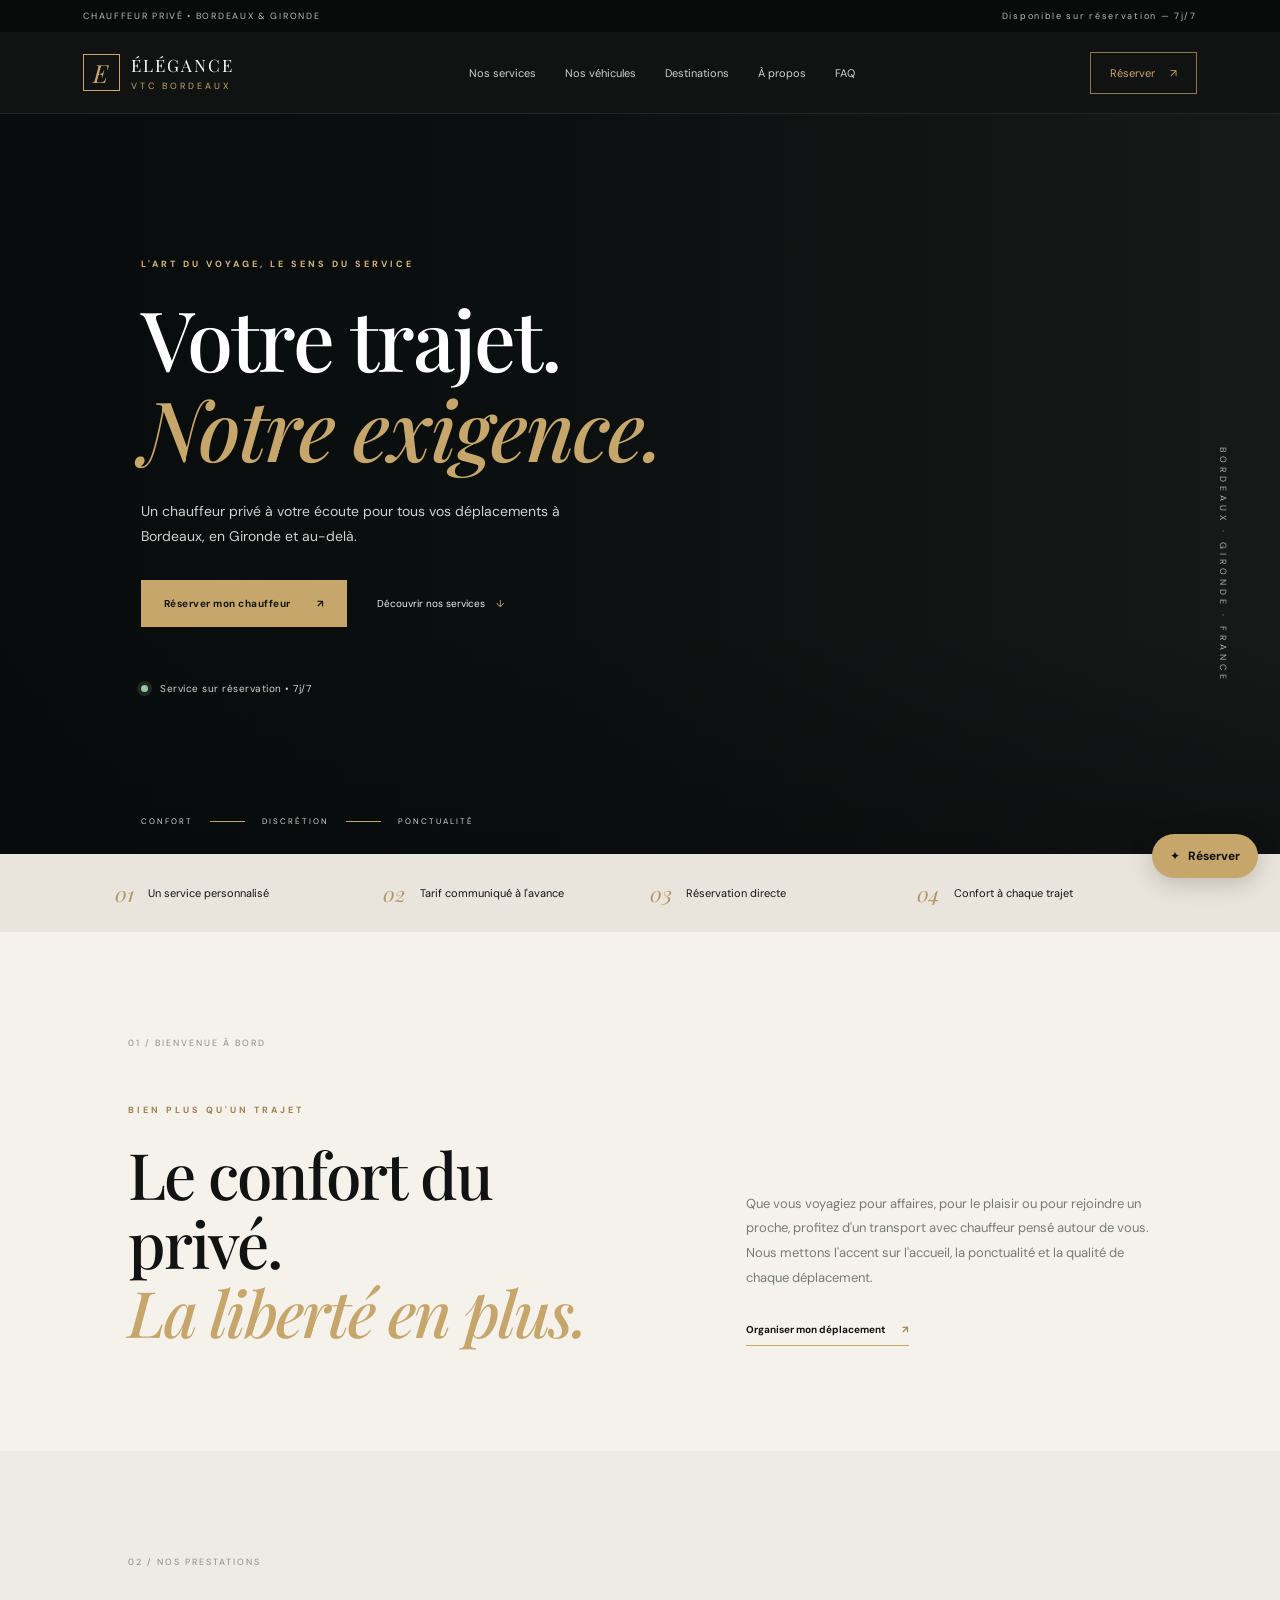
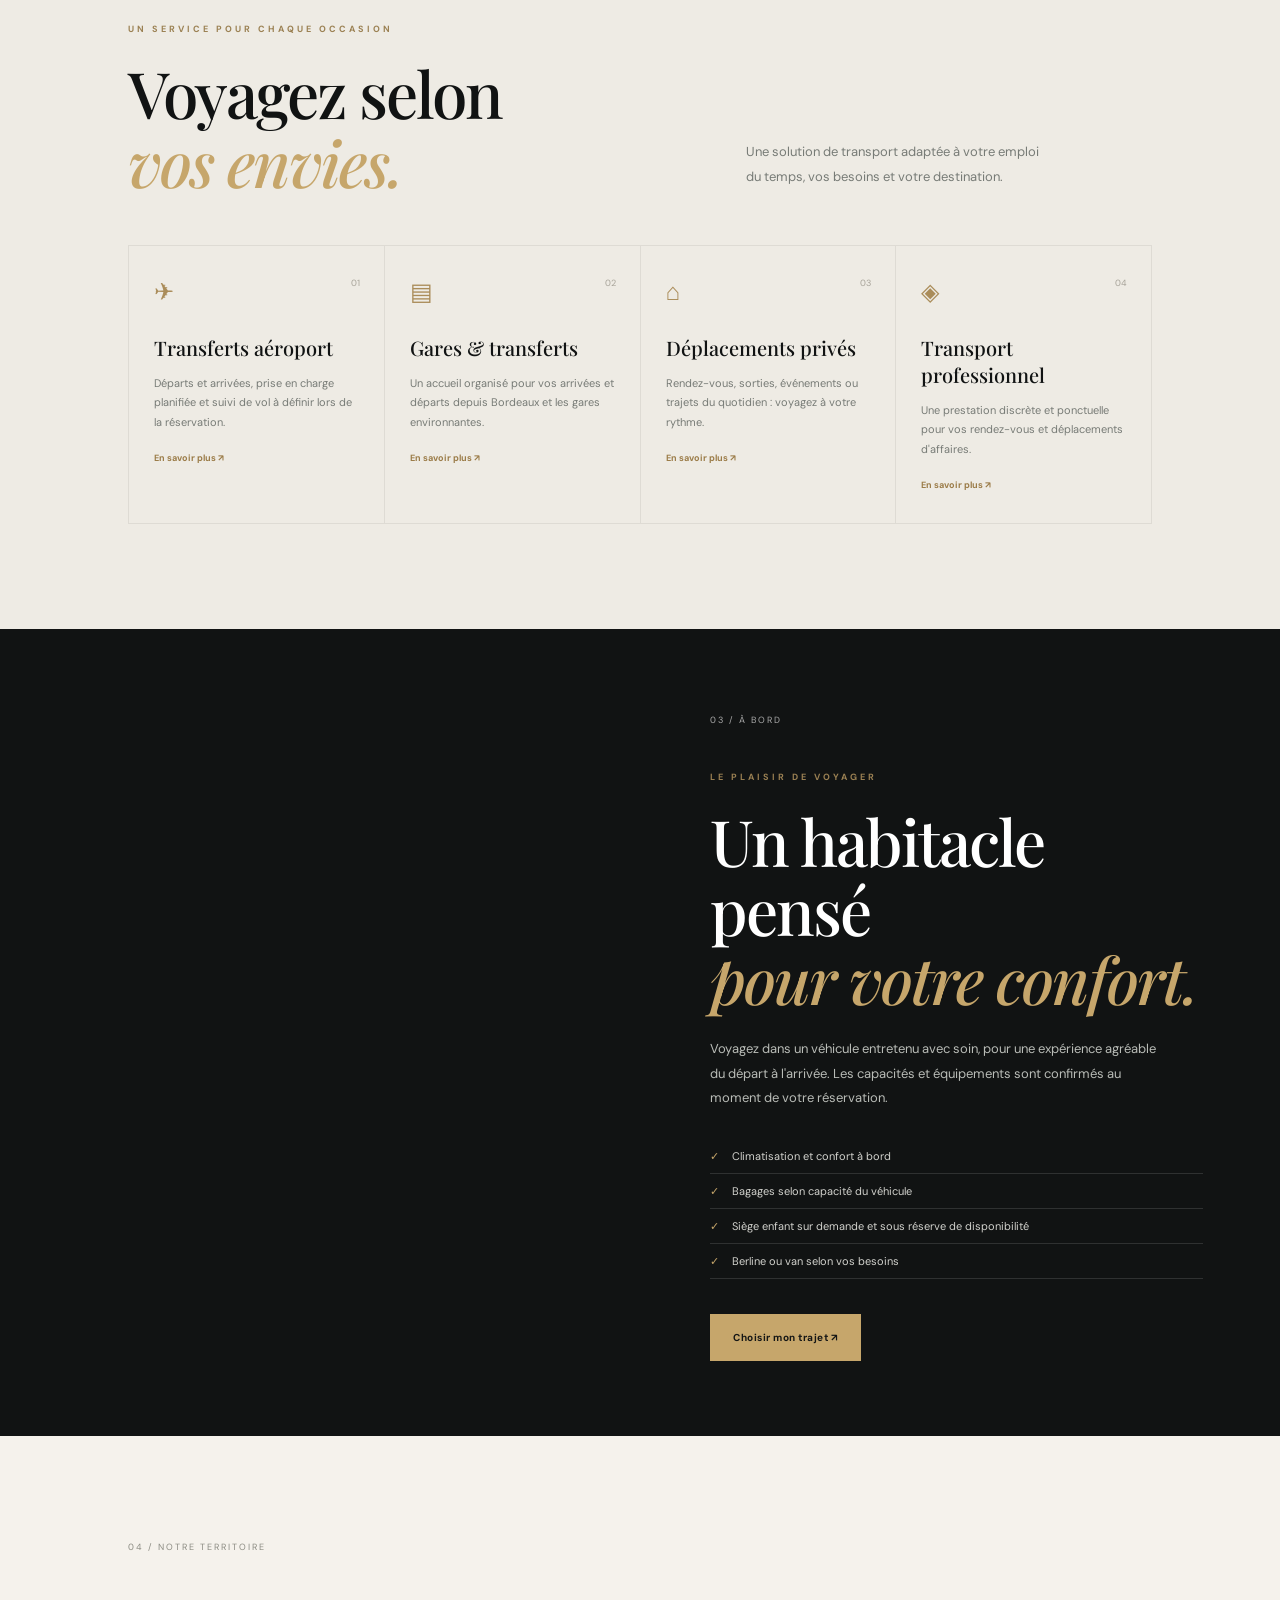
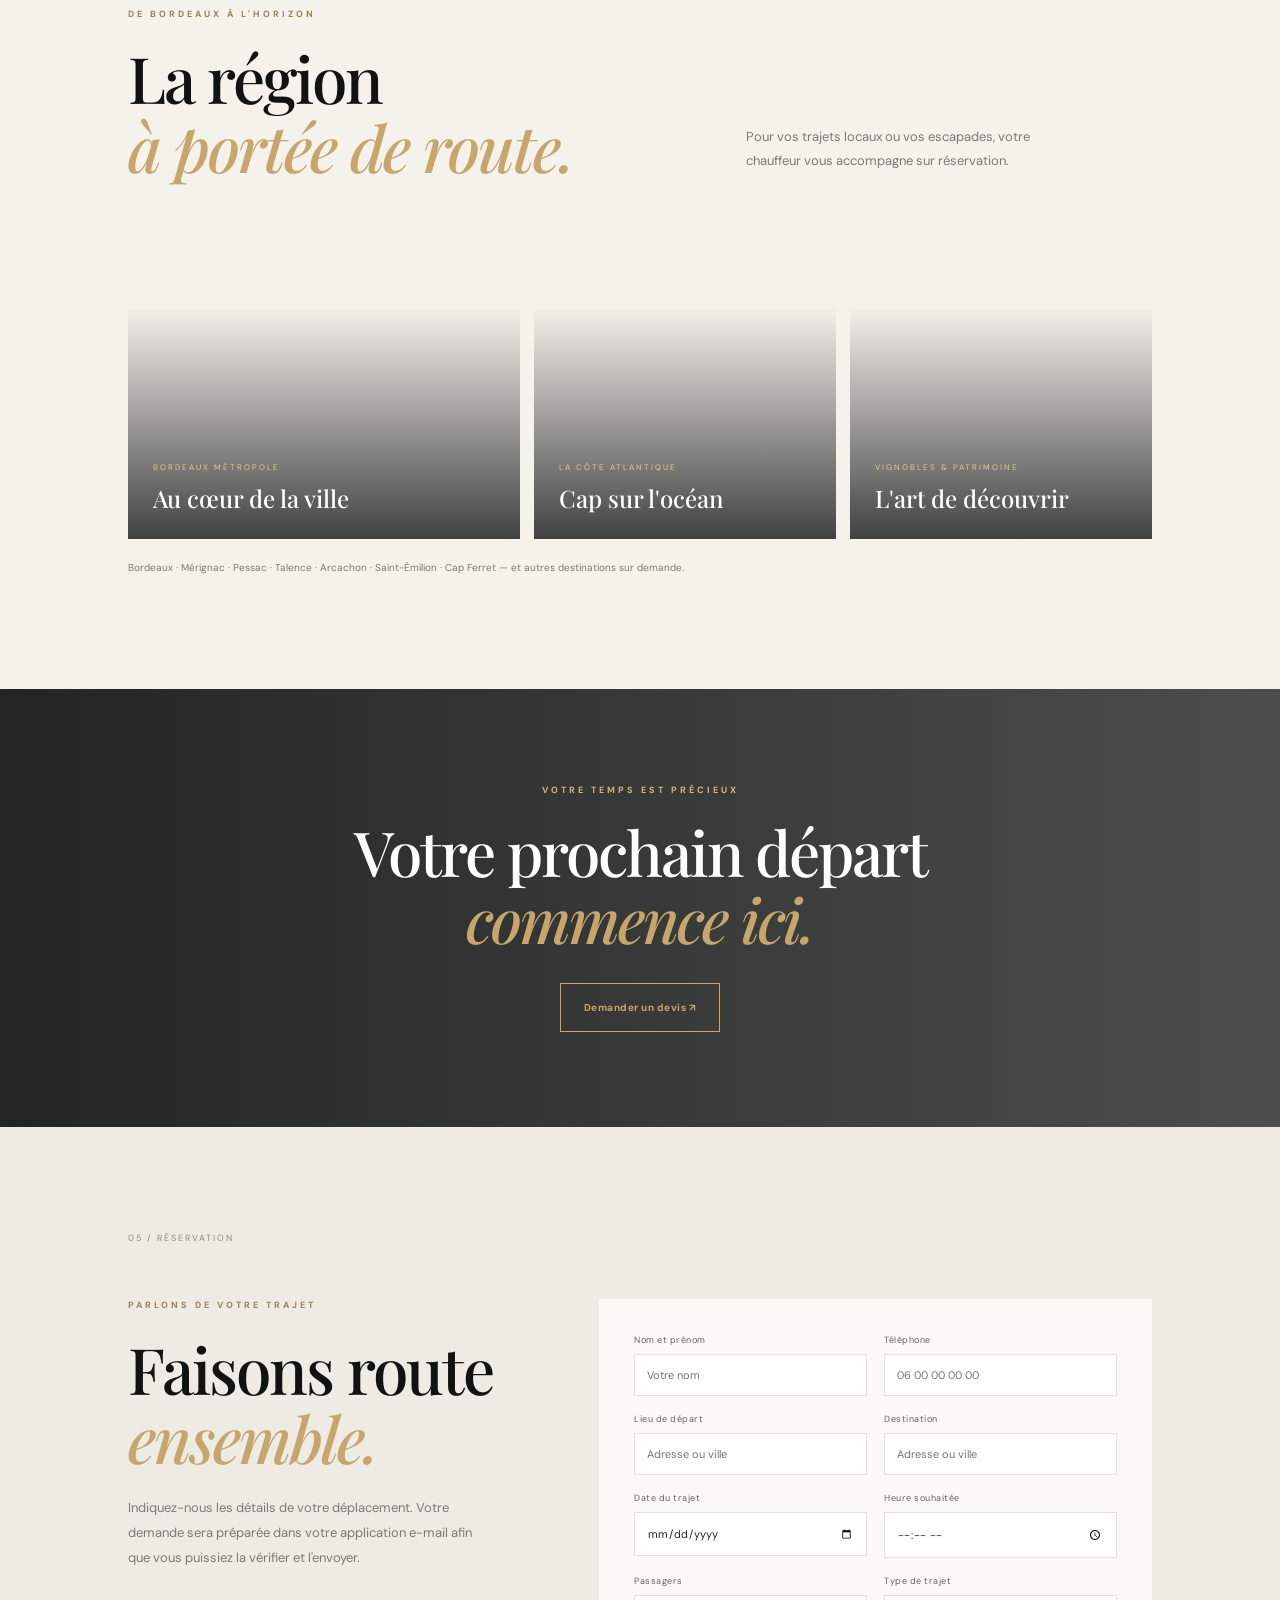
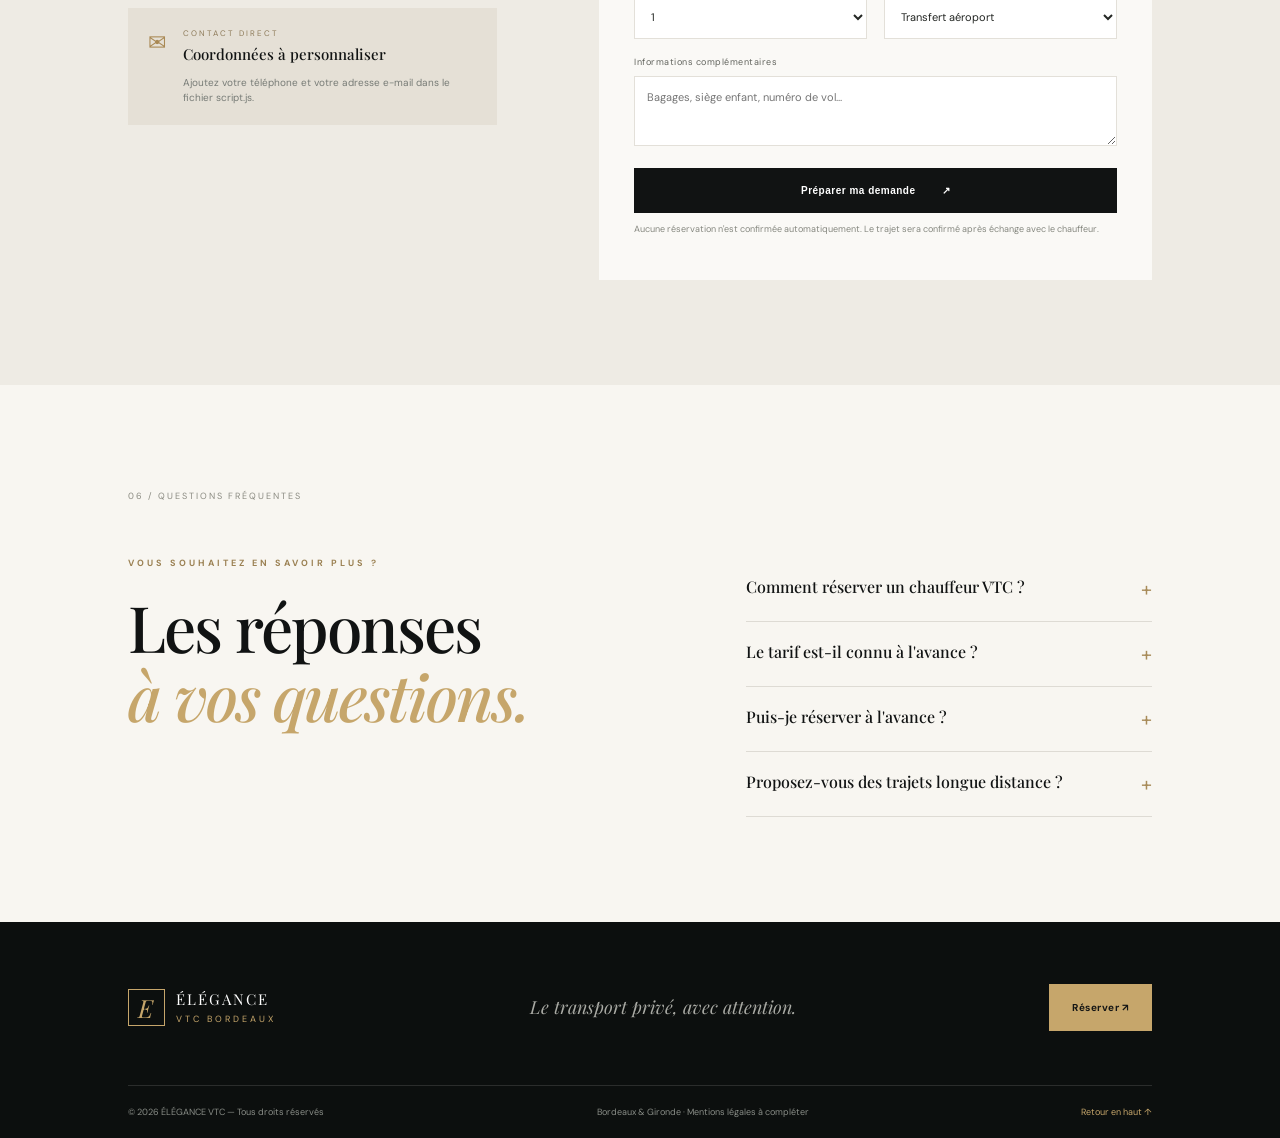
<file: index.html>
<!doctype html>
<html lang="fr">
<head>
  <meta charset="utf-8">
  <meta name="viewport" content="width=device-width, initial-scale=1">
  <meta name="theme-color" content="#101112">
  <meta name="description" content="Votre chauffeur privé VTC à Bordeaux et en Gironde. Transferts aéroport, gare, déplacements professionnels et trajets longue distance. Réservation directe.">
  <title>ÉLÉGANCE VTC — Chauffeur privé à Bordeaux</title>
  <link rel="preconnect" href="https://fonts.googleapis.com">
  <link rel="preconnect" href="https://fonts.gstatic.com" crossorigin>
  <link href="https://fonts.googleapis.com/css2?family=DM+Sans:wght@400;500;600;700&family=Playfair+Display:wght@500;600;700&display=swap" rel="stylesheet">
  <link rel="stylesheet" href="styles.css">
</head>
<body>
  <div class="topline"><span>CHAUFFEUR PRIVÉ • BORDEAUX & GIRONDE</span><span>Disponible sur réservation — 7j/7</span></div>
  <header class="header">
    <a class="brand" href="#accueil" aria-label="Élégance VTC, accueil"><span class="brand-mark">E</span><span>ÉLÉGANCE <small>VTC BORDEAUX</small></span></a>
    <button class="menu-toggle" aria-label="Ouvrir le menu" aria-expanded="false">☰</button>
    <nav class="nav">
      <a href="#services">Nos services</a><a href="#vehicules">Nos véhicules</a><a href="#destinations">Destinations</a><a href="#apropos">À propos</a><a href="#faq">FAQ</a>
    </nav>
    <a class="header-cta" href="#reservation">Réserver <span>↗</span></a>
  </header>

  <main>
    <section class="hero" id="accueil">
      <div class="hero-shade"></div>
      <div class="hero-content">
        <p class="eyebrow light">L'ART DU VOYAGE, LE SENS DU SERVICE</p>
        <h1>Votre trajet.<br><em>Notre exigence.</em></h1>
        <p class="hero-copy">Un chauffeur privé à votre écoute pour tous vos déplacements à Bordeaux, en Gironde et au-delà.</p>
        <div class="hero-actions"><a class="btn btn-gold" href="#reservation">Réserver mon chauffeur <span>↗</span></a><a class="text-link" href="#services">Découvrir nos services <span>↓</span></a></div>
        <div class="hero-note"><span class="pulse"></span> Service sur réservation • 7j/7</div>
      </div>
      <div class="hero-side">BORDEAUX · GIRONDE · FRANCE</div>
      <div class="hero-bottom"><span>CONFORT</span><span class="line"></span><span>DISCRÉTION</span><span class="line"></span><span>PONCTUALITÉ</span></div>
    </section>

    <section class="trust-strip">
      <div><b>01</b><span>Un service personnalisé</span></div><div><b>02</b><span>Tarif communiqué à l'avance</span></div><div><b>03</b><span>Réservation directe</span></div><div><b>04</b><span>Confort à chaque trajet</span></div>
    </section>

    <section class="section intro" id="apropos">
      <div class="section-label">01 / BIENVENUE À BORD</div>
      <div class="intro-grid"><div><p class="eyebrow">BIEN PLUS QU'UN TRAJET</p><h2>Le confort du privé.<br><em>La liberté en plus.</em></h2></div>
      <div class="intro-text"><p>Que vous voyagiez pour affaires, pour le plaisir ou pour rejoindre un proche, profitez d'un transport avec chauffeur pensé autour de vous. Nous mettons l'accent sur l'accueil, la ponctualité et la qualité de chaque déplacement.</p><a class="under-link" href="#reservation">Organiser mon déplacement <span>↗</span></a></div></div>
    </section>

    <section class="section services" id="services">
      <div class="section-label">02 / NOS PRESTATIONS</div><div class="section-heading"><div><p class="eyebrow">UN SERVICE POUR CHAQUE OCCASION</p><h2>Voyagez selon<br><em>vos envies.</em></h2></div><p class="muted">Une solution de transport adaptée à votre emploi du temps, vos besoins et votre destination.</p></div>
      <div class="service-grid">
        <article class="service-card"><div class="service-icon">✈</div><span class="card-number">01</span><h3>Transferts aéroport</h3><p>Départs et arrivées, prise en charge planifiée et suivi de vol à définir lors de la réservation.</p><a href="#reservation">En savoir plus ↗</a></article>
        <article class="service-card"><div class="service-icon">▤</div><span class="card-number">02</span><h3>Gares &amp; transferts</h3><p>Un accueil organisé pour vos arrivées et départs depuis Bordeaux et les gares environnantes.</p><a href="#reservation">En savoir plus ↗</a></article>
        <article class="service-card"><div class="service-icon">⌂</div><span class="card-number">03</span><h3>Déplacements privés</h3><p>Rendez-vous, sorties, événements ou trajets du quotidien : voyagez à votre rythme.</p><a href="#reservation">En savoir plus ↗</a></article>
        <article class="service-card"><div class="service-icon">◈</div><span class="card-number">04</span><h3>Transport professionnel</h3><p>Une prestation discrète et ponctuelle pour vos rendez-vous et déplacements d'affaires.</p><a href="#reservation">En savoir plus ↗</a></article>
      </div>
    </section>

    <section class="fleet" id="vehicules"><div class="fleet-image"></div><div class="fleet-content"><div class="section-label">03 / À BORD</div><p class="eyebrow">LE PLAISIR DE VOYAGER</p><h2>Un habitacle pensé<br><em>pour votre confort.</em></h2><p>Voyagez dans un véhicule entretenu avec soin, pour une expérience agréable du départ à l'arrivée. Les capacités et équipements sont confirmés au moment de votre réservation.</p><ul class="check-list"><li>Climatisation et confort à bord</li><li>Bagages selon capacité du véhicule</li><li>Siège enfant sur demande et sous réserve de disponibilité</li><li>Berline ou van selon vos besoins</li></ul><a class="btn btn-gold" href="#reservation">Choisir mon trajet ↗</a></div></section>

    <section class="section destinations" id="destinations"><div class="section-label">04 / NOTRE TERRITOIRE</div><div class="section-heading"><div><p class="eyebrow">DE BORDEAUX À L'HORIZON</p><h2>La région<br><em>à portée de route.</em></h2></div><p class="muted">Pour vos trajets locaux ou vos escapades, votre chauffeur vous accompagne sur réservation.</p></div>
      <div class="destination-grid"><div class="destination destination-large"><span>BORDEAUX MÉTROPOLE</span><h3>Au cœur de la ville</h3></div><div class="destination destination-ocean"><span>LA CÔTE ATLANTIQUE</span><h3>Cap sur l'océan</h3></div><div class="destination destination-vine"><span>VIGNOBLES &amp; PATRIMOINE</span><h3>L'art de découvrir</h3></div></div>
      <p class="destination-caption">Bordeaux · Mérignac · Pessac · Talence · Arcachon · Saint-Émilion · Cap Ferret — et autres destinations sur demande.</p>
    </section>

    <section class="quote-band"><p class="eyebrow light">VOTRE TEMPS EST PRÉCIEUX</p><h2>Votre prochain départ<br><em>commence ici.</em></h2><a class="btn btn-outline" href="#reservation">Demander un devis ↗</a></section>

    <section class="section reservation" id="reservation"><div class="section-label">05 / RÉSERVATION</div><div class="reservation-grid"><div><p class="eyebrow">PARLONS DE VOTRE TRAJET</p><h2>Faisons route<br><em>ensemble.</em></h2><p class="muted">Indiquez-nous les détails de votre déplacement. Votre demande sera préparée dans votre application e-mail afin que vous puissiez la vérifier et l'envoyer.</p><div class="contact-box"><span class="contact-icon">✉</span><div><small>CONTACT DIRECT</small><strong>Coordonnées à personnaliser</strong><p>Ajoutez votre téléphone et votre adresse e-mail dans le fichier script.js.</p></div></div></div>
      <form class="booking-form" id="booking-form"><div class="form-row"><label>Nom et prénom<input name="name" required placeholder="Votre nom"></label><label>Téléphone<input name="phone" required type="tel" placeholder="06 00 00 00 00"></label></div><div class="form-row"><label>Lieu de départ<input name="from" required placeholder="Adresse ou ville"></label><label>Destination<input name="to" required placeholder="Adresse ou ville"></label></div><div class="form-row"><label>Date du trajet<input name="date" required type="date"></label><label>Heure souhaitée<input name="time" type="time"></label></div><div class="form-row"><label>Passagers<select name="passengers"><option>1</option><option>2</option><option>3</option><option>4</option><option>5 ou plus</option></select></label><label>Type de trajet<select name="type"><option>Transfert aéroport</option><option>Transfert gare</option><option>Déplacement privé</option><option>Déplacement professionnel</option><option>Longue distance</option><option>Autre</option></select></label></div><label>Informations complémentaires<textarea name="message" rows="3" placeholder="Bagages, siège enfant, numéro de vol..."></textarea></label><button class="btn btn-dark submit-btn" type="submit">Préparer ma demande <span>↗</span></button><p class="form-note">Aucune réservation n'est confirmée automatiquement. Le trajet sera confirmé après échange avec le chauffeur.</p><p class="form-status" id="form-status" role="status"></p></form>
    </div></section>

    <section class="section faq" id="faq"><div class="section-label">06 / QUESTIONS FRÉQUENTES</div><div class="faq-grid"><div><p class="eyebrow">VOUS SOUHAITEZ EN SAVOIR PLUS ?</p><h2>Les réponses<br><em>à vos questions.</em></h2></div><div class="faq-list">
      <details><summary>Comment réserver un chauffeur VTC ? <span>+</span></summary><p>Utilisez le formulaire de demande ou contactez directement le chauffeur par téléphone ou WhatsApp une fois les coordonnées renseignées.</p></details>
      <details><summary>Le tarif est-il connu à l'avance ? <span>+</span></summary><p>Le tarif doit être communiqué et accepté avant la confirmation de la course. Il dépend notamment du trajet, de l'horaire et du véhicule.</p></details>
      <details><summary>Puis-je réserver à l'avance ? <span>+</span></summary><p>Oui, indiquez la date et l'heure souhaitées dans votre demande. La disponibilité sera confirmée lors de l'échange.</p></details>
      <details><summary>Proposez-vous des trajets longue distance ? <span>+</span></summary><p>Les trajets hors de la métropole bordelaise peuvent être étudiés sur demande.</p></details>
    </div></div></section>
  </main>

  <footer class="footer"><div class="footer-main"><a class="brand brand-footer" href="#accueil"><span class="brand-mark">E</span><span>ÉLÉGANCE <small>VTC BORDEAUX</small></span></a><p>Le transport privé, avec attention.</p><a class="btn btn-gold" href="#reservation">Réserver ↗</a></div><div class="footer-bottom"><span>© <span id="year"></span> ÉLÉGANCE VTC — Tous droits réservés</span><span>Bordeaux &amp; Gironde · Mentions légales à compléter</span><a href="#accueil">Retour en haut ↑</a></div></footer>
  <a class="floating-contact" id="floating-contact" href="#reservation" aria-label="Contacter votre chauffeur">✦ <span>Réserver</span></a>
  <script src="script.js"></script>
</body>
</html>
</file>
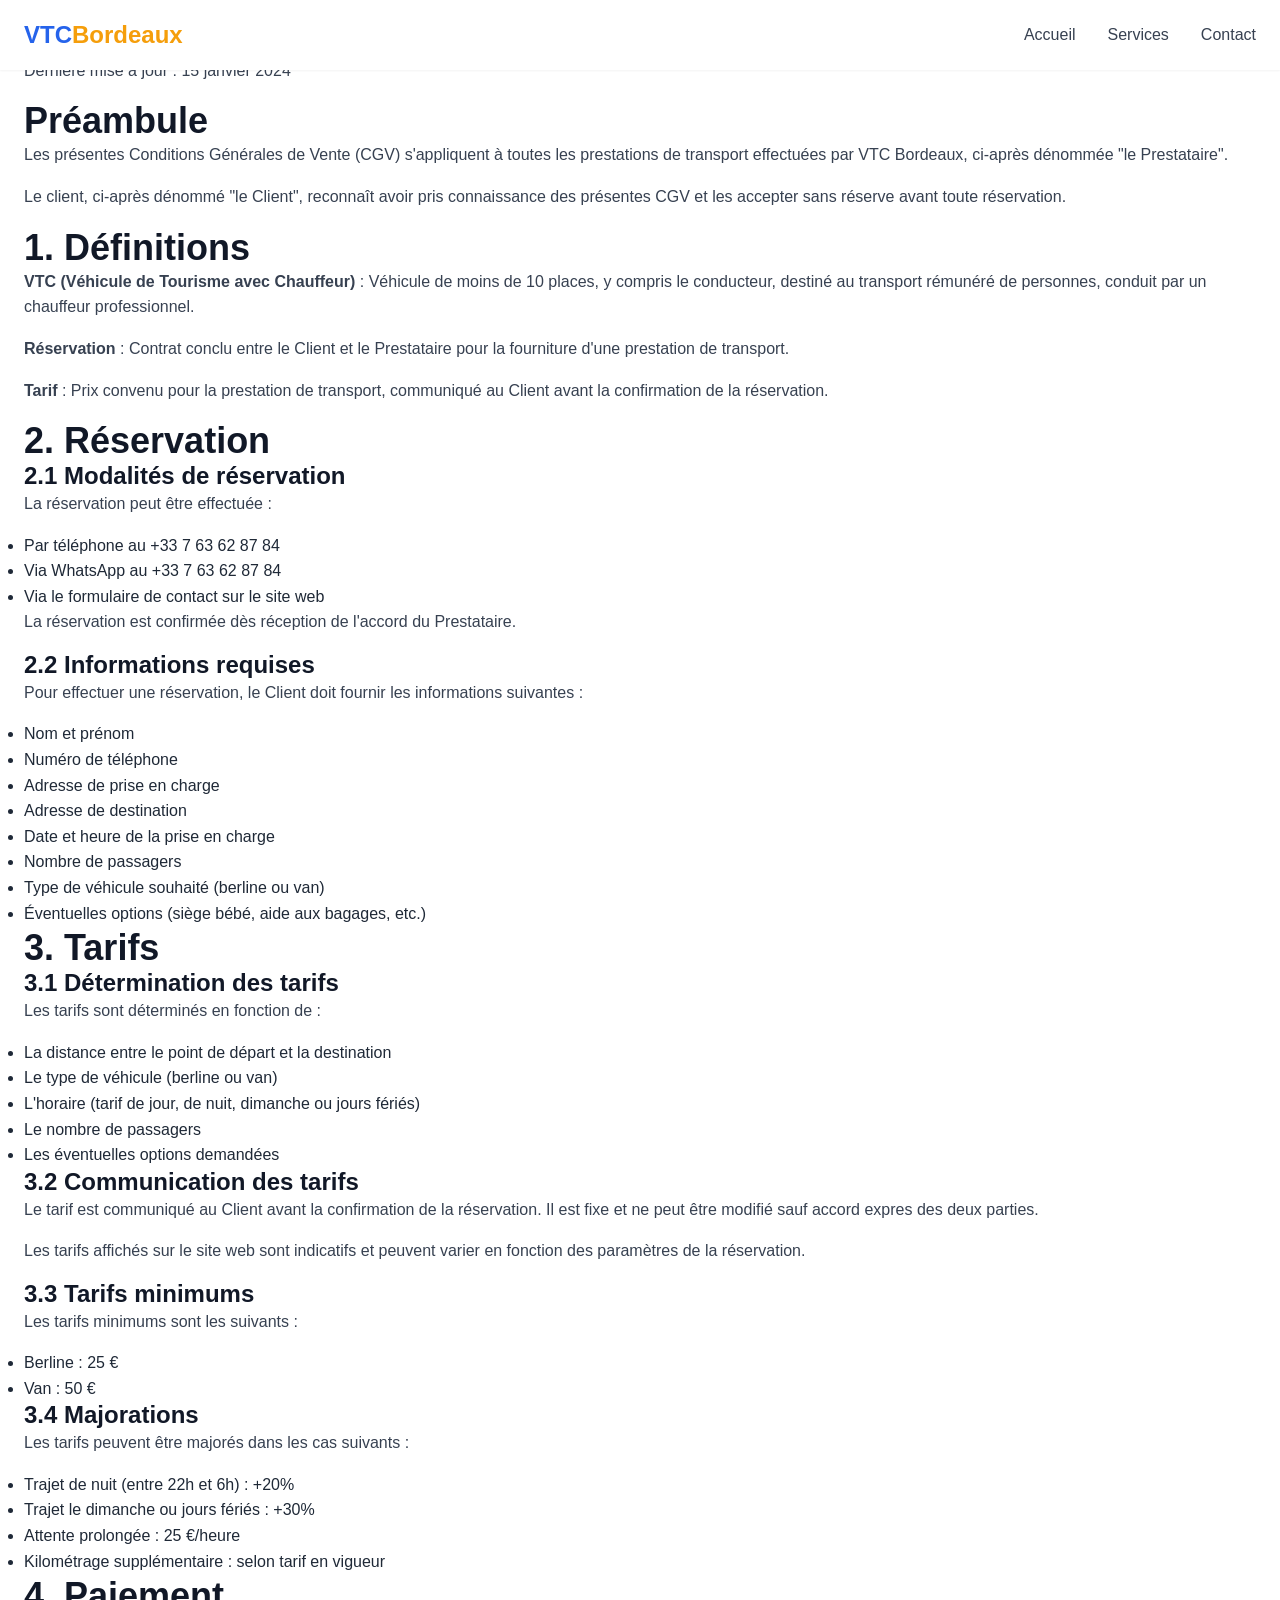
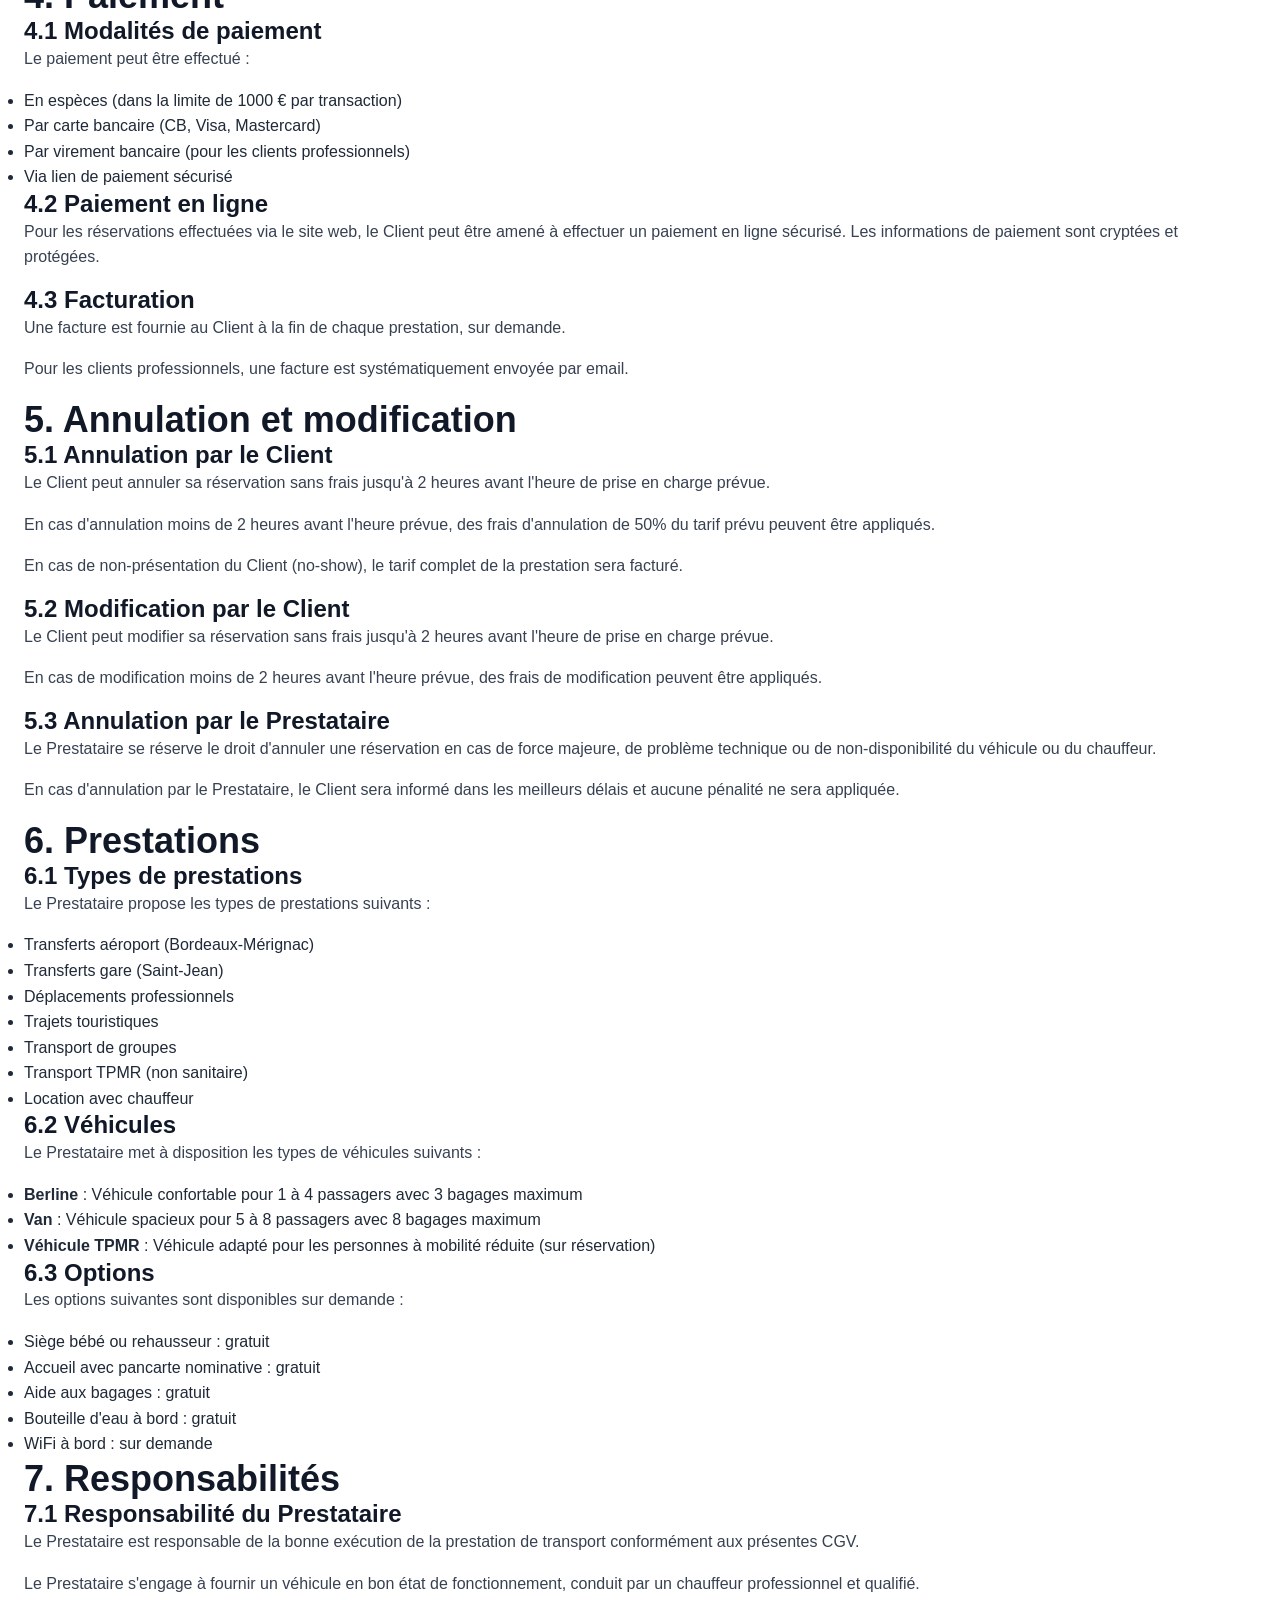
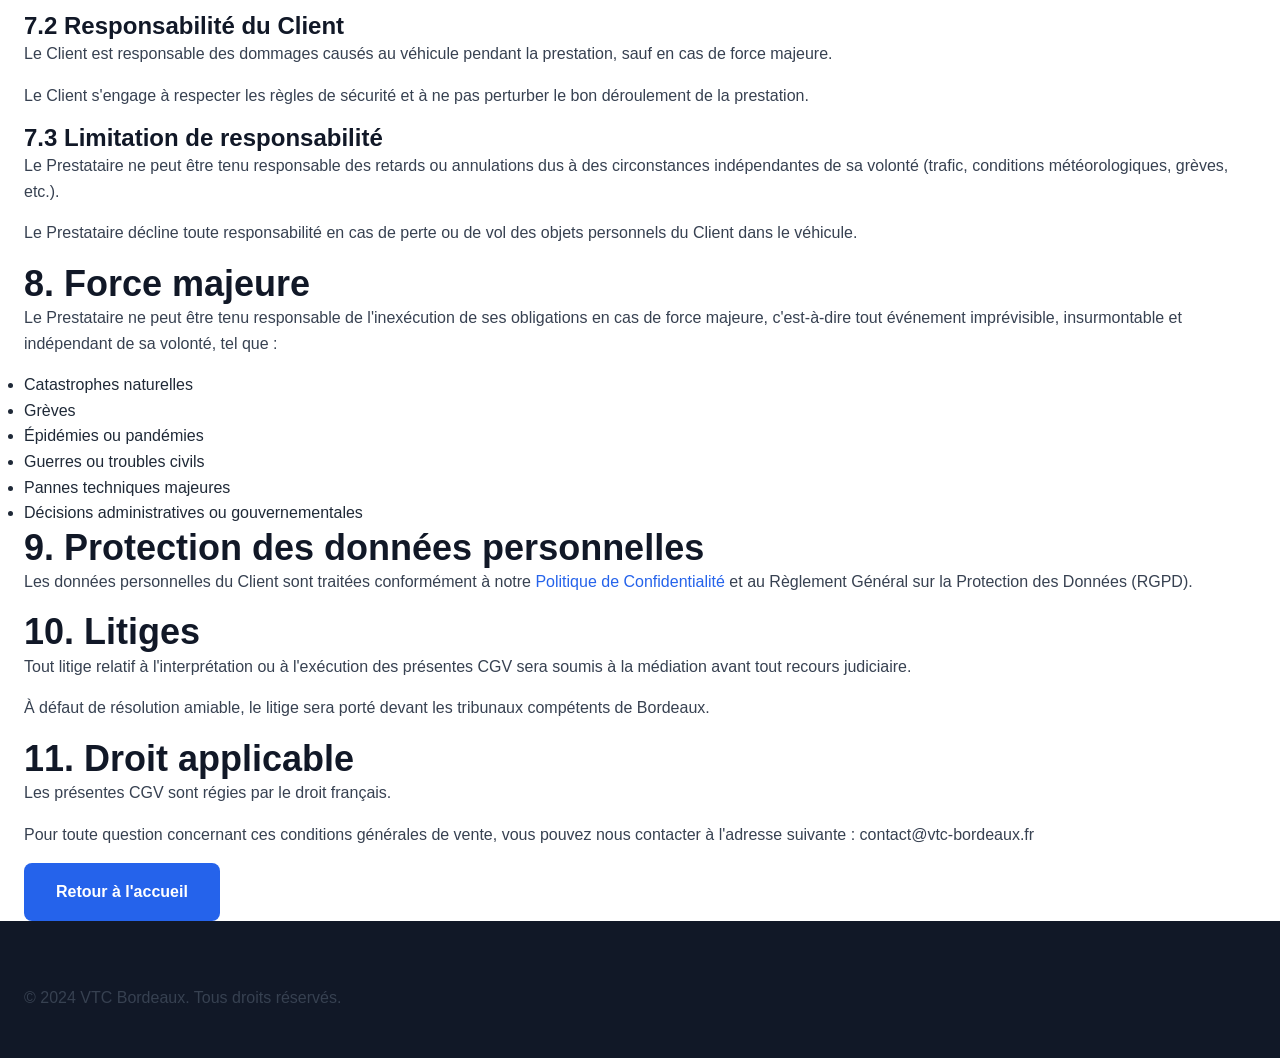
<file: vtc-site/cgv.html>
<!DOCTYPE html>
<html lang="fr">
<head>
    <meta charset="UTF-8">
    <meta name="viewport" content="width=device-width, initial-scale=1.0">
    <title>Conditions Générales de Vente - VTC Bordeaux</title>
    <meta name="description" content="Conditions générales de vente du service VTC Bordeaux - Tarifs, modalités de réservation et conditions d'utilisation">
    <link rel="stylesheet" href="css/style.css">
    <link rel="stylesheet" href="https://cdnjs.cloudflare.com/ajax/libs/font-awesome/6.4.0/css/all.min.css">
</head>
<body>
    <header class="header">
        <nav class="navbar">
            <div class="nav-container">
                <a href="/" class="logo">VTC<span>Bordeaux</span></a>
                <button class="menu-toggle"><i class="fas fa-bars"></i></button>
                <ul class="nav-links">
                    <li><a href="/">Accueil</a></li>
                    <li><a href="#services">Services</a></li>
                    <li><a href="#contact">Contact</a></li>
                </ul>
            </div>
        </nav>
    </header>

    <main class="legal-page">
        <section class="legal-section">
            <div class="container">
                <h1>Conditions Générales de Vente</h1>
                <p class="last-updated">Dernière mise à jour : 15 janvier 2024</p>
                
                <section class="legal-item">
                    <h2>Préambule</h2>
                    <p>Les présentes Conditions Générales de Vente (CGV) s'appliquent à toutes les prestations de transport effectuées par VTC Bordeaux, ci-après dénommée "le Prestataire".</p>
                    <p>Le client, ci-après dénommé "le Client", reconnaît avoir pris connaissance des présentes CGV et les accepter sans réserve avant toute réservation.</p>
                </section>
                
                <section class="legal-item">
                    <h2>1. Définitions</h2>
                    <p><strong>VTC (Véhicule de Tourisme avec Chauffeur)</strong> : Véhicule de moins de 10 places, y compris le conducteur, destiné au transport rémunéré de personnes, conduit par un chauffeur professionnel.</p>
                    <p><strong>Réservation</strong> : Contrat conclu entre le Client et le Prestataire pour la fourniture d'une prestation de transport.</p>
                    <p><strong>Tarif</strong> : Prix convenu pour la prestation de transport, communiqué au Client avant la confirmation de la réservation.</p>
                </section>
                
                <section class="legal-item">
                    <h2>2. Réservation</h2>
                    
                    <h3>2.1 Modalités de réservation</h3>
                    <p>La réservation peut être effectuée :</p>
                    <ul>
                        <li>Par téléphone au +33 7 63 62 87 84</li>
                        <li>Via WhatsApp au +33 7 63 62 87 84</li>
                        <li>Via le formulaire de contact sur le site web</li>
                    </ul>
                    <p>La réservation est confirmée dès réception de l'accord du Prestataire.</p>
                    
                    <h3>2.2 Informations requises</h3>
                    <p>Pour effectuer une réservation, le Client doit fournir les informations suivantes :</p>
                    <ul>
                        <li>Nom et prénom</li>
                        <li>Numéro de téléphone</li>
                        <li>Adresse de prise en charge</li>
                        <li>Adresse de destination</li>
                        <li>Date et heure de la prise en charge</li>
                        <li>Nombre de passagers</li>
                        <li>Type de véhicule souhaité (berline ou van)</li>
                        <li>Éventuelles options (siège bébé, aide aux bagages, etc.)</li>
                    </ul>
                </section>
                
                <section class="legal-item">
                    <h2>3. Tarifs</h2>
                    
                    <h3>3.1 Détermination des tarifs</h3>
                    <p>Les tarifs sont déterminés en fonction de :</p>
                    <ul>
                        <li>La distance entre le point de départ et la destination</li>
                        <li>Le type de véhicule (berline ou van)</li>
                        <li>L'horaire (tarif de jour, de nuit, dimanche ou jours fériés)</li>
                        <li>Le nombre de passagers</li>
                        <li>Les éventuelles options demandées</li>
                    </ul>
                    
                    <h3>3.2 Communication des tarifs</h3>
                    <p>Le tarif est communiqué au Client avant la confirmation de la réservation. Il est fixe et ne peut être modifié sauf accord expres des deux parties.</p>
                    <p>Les tarifs affichés sur le site web sont indicatifs et peuvent varier en fonction des paramètres de la réservation.</p>
                    
                    <h3>3.3 Tarifs minimums</h3>
                    <p>Les tarifs minimums sont les suivants :</p>
                    <ul>
                        <li>Berline : 25 €</li>
                        <li>Van : 50 €</li>
                    </ul>
                    
                    <h3>3.4 Majorations</h3>
                    <p>Les tarifs peuvent être majorés dans les cas suivants :</p>
                    <ul>
                        <li>Trajet de nuit (entre 22h et 6h) : +20%</li>
                        <li>Trajet le dimanche ou jours fériés : +30%</li>
                        <li>Attente prolongée : 25 €/heure</li>
                        <li>Kilométrage supplémentaire : selon tarif en vigueur</li>
                    </ul>
                </section>
                
                <section class="legal-item">
                    <h2>4. Paiement</h2>
                    
                    <h3>4.1 Modalités de paiement</h3>
                    <p>Le paiement peut être effectué :</p>
                    <ul>
                        <li>En espèces (dans la limite de 1000 € par transaction)</li>
                        <li>Par carte bancaire (CB, Visa, Mastercard)</li>
                        <li>Par virement bancaire (pour les clients professionnels)</li>
                        <li>Via lien de paiement sécurisé</li>
                    </ul>
                    
                    <h3>4.2 Paiement en ligne</h3>
                    <p>Pour les réservations effectuées via le site web, le Client peut être amené à effectuer un paiement en ligne sécurisé. Les informations de paiement sont cryptées et protégées.</p>
                    
                    <h3>4.3 Facturation</h3>
                    <p>Une facture est fournie au Client à la fin de chaque prestation, sur demande.</p>
                    <p>Pour les clients professionnels, une facture est systématiquement envoyée par email.</p>
                </section>
                
                <section class="legal-item">
                    <h2>5. Annulation et modification</h2>
                    
                    <h3>5.1 Annulation par le Client</h3>
                    <p>Le Client peut annuler sa réservation sans frais jusqu'à 2 heures avant l'heure de prise en charge prévue.</p>
                    <p>En cas d'annulation moins de 2 heures avant l'heure prévue, des frais d'annulation de 50% du tarif prévu peuvent être appliqués.</p>
                    <p>En cas de non-présentation du Client (no-show), le tarif complet de la prestation sera facturé.</p>
                    
                    <h3>5.2 Modification par le Client</h3>
                    <p>Le Client peut modifier sa réservation sans frais jusqu'à 2 heures avant l'heure de prise en charge prévue.</p>
                    <p>En cas de modification moins de 2 heures avant l'heure prévue, des frais de modification peuvent être appliqués.</p>
                    
                    <h3>5.3 Annulation par le Prestataire</h3>
                    <p>Le Prestataire se réserve le droit d'annuler une réservation en cas de force majeure, de problème technique ou de non-disponibilité du véhicule ou du chauffeur.</p>
                    <p>En cas d'annulation par le Prestataire, le Client sera informé dans les meilleurs délais et aucune pénalité ne sera appliquée.</p>
                </section>
                
                <section class="legal-item">
                    <h2>6. Prestations</h2>
                    
                    <h3>6.1 Types de prestations</h3>
                    <p>Le Prestataire propose les types de prestations suivants :</p>
                    <ul>
                        <li>Transferts aéroport (Bordeaux-Mérignac)</li>
                        <li>Transferts gare (Saint-Jean)</li>
                        <li>Déplacements professionnels</li>
                        <li>Trajets touristiques</li>
                        <li>Transport de groupes</li>
                        <li>Transport TPMR (non sanitaire)</li>
                        <li>Location avec chauffeur</li>
                    </ul>
                    
                    <h3>6.2 Véhicules</h3>
                    <p>Le Prestataire met à disposition les types de véhicules suivants :</p>
                    <ul>
                        <li><strong>Berline</strong> : Véhicule confortable pour 1 à 4 passagers avec 3 bagages maximum</li>
                        <li><strong>Van</strong> : Véhicule spacieux pour 5 à 8 passagers avec 8 bagages maximum</li>
                        <li><strong>Véhicule TPMR</strong> : Véhicule adapté pour les personnes à mobilité réduite (sur réservation)</li>
                    </ul>
                    
                    <h3>6.3 Options</h3>
                    <p>Les options suivantes sont disponibles sur demande :</p>
                    <ul>
                        <li>Siège bébé ou rehausseur : gratuit</li>
                        <li>Accueil avec pancarte nominative : gratuit</li>
                        <li>Aide aux bagages : gratuit</li>
                        <li>Bouteille d'eau à bord : gratuit</li>
                        <li>WiFi à bord : sur demande</li>
                    </ul>
                </section>
                
                <section class="legal-item">
                    <h2>7. Responsabilités</h2>
                    
                    <h3>7.1 Responsabilité du Prestataire</h3>
                    <p>Le Prestataire est responsable de la bonne exécution de la prestation de transport conformément aux présentes CGV.</p>
                    <p>Le Prestataire s'engage à fournir un véhicule en bon état de fonctionnement, conduit par un chauffeur professionnel et qualifié.</p>
                    
                    <h3>7.2 Responsabilité du Client</h3>
                    <p>Le Client est responsable des dommages causés au véhicule pendant la prestation, sauf en cas de force majeure.</p>
                    <p>Le Client s'engage à respecter les règles de sécurité et à ne pas perturber le bon déroulement de la prestation.</p>
                    
                    <h3>7.3 Limitation de responsabilité</h3>
                    <p>Le Prestataire ne peut être tenu responsable des retards ou annulations dus à des circonstances indépendantes de sa volonté (trafic, conditions météorologiques, grèves, etc.).</p>
                    <p>Le Prestataire décline toute responsabilité en cas de perte ou de vol des objets personnels du Client dans le véhicule.</p>
                </section>
                
                <section class="legal-item">
                    <h2>8. Force majeure</h2>
                    <p>Le Prestataire ne peut être tenu responsable de l'inexécution de ses obligations en cas de force majeure, c'est-à-dire tout événement imprévisible, insurmontable et indépendant de sa volonté, tel que :</p>
                    <ul>
                        <li>Catastrophes naturelles</li>
                        <li>Grèves</li>
                        <li>Épidémies ou pandémies</li>
                        <li>Guerres ou troubles civils</li>
                        <li>Pannes techniques majeures</li>
                        <li>Décisions administratives ou gouvernementales</li>
                    </ul>
                </section>
                
                <section class="legal-item">
                    <h2>9. Protection des données personnelles</h2>
                    <p>Les données personnelles du Client sont traitées conformément à notre <a href="politique-confidentialite.html">Politique de Confidentialité</a> et au Règlement Général sur la Protection des Données (RGPD).</p>
                </section>
                
                <section class="legal-item">
                    <h2>10. Litiges</h2>
                    <p>Tout litige relatif à l'interprétation ou à l'exécution des présentes CGV sera soumis à la médiation avant tout recours judiciaire.</p>
                    <p>À défaut de résolution amiable, le litige sera porté devant les tribunaux compétents de Bordeaux.</p>
                </section>
                
                <section class="legal-item">
                    <h2>11. Droit applicable</h2>
                    <p>Les présentes CGV sont régies par le droit français.</p>
                </section>
                
                <div class="legal-footer">
                    <p>Pour toute question concernant ces conditions générales de vente, vous pouvez nous contacter à l'adresse suivante : contact@vtc-bordeaux.fr</p>
                    <a href="/" class="btn btn-primary">Retour à l'accueil</a>
                </div>
            </div>
        </section>
    </main>

    <footer class="footer">
        <div class="footer-container">
            <p>&copy; 2024 VTC Bordeaux. Tous droits réservés.</p>
        </div>
    </footer>

    <script src="js/main.js"></script>
</body>
</html>
</file>
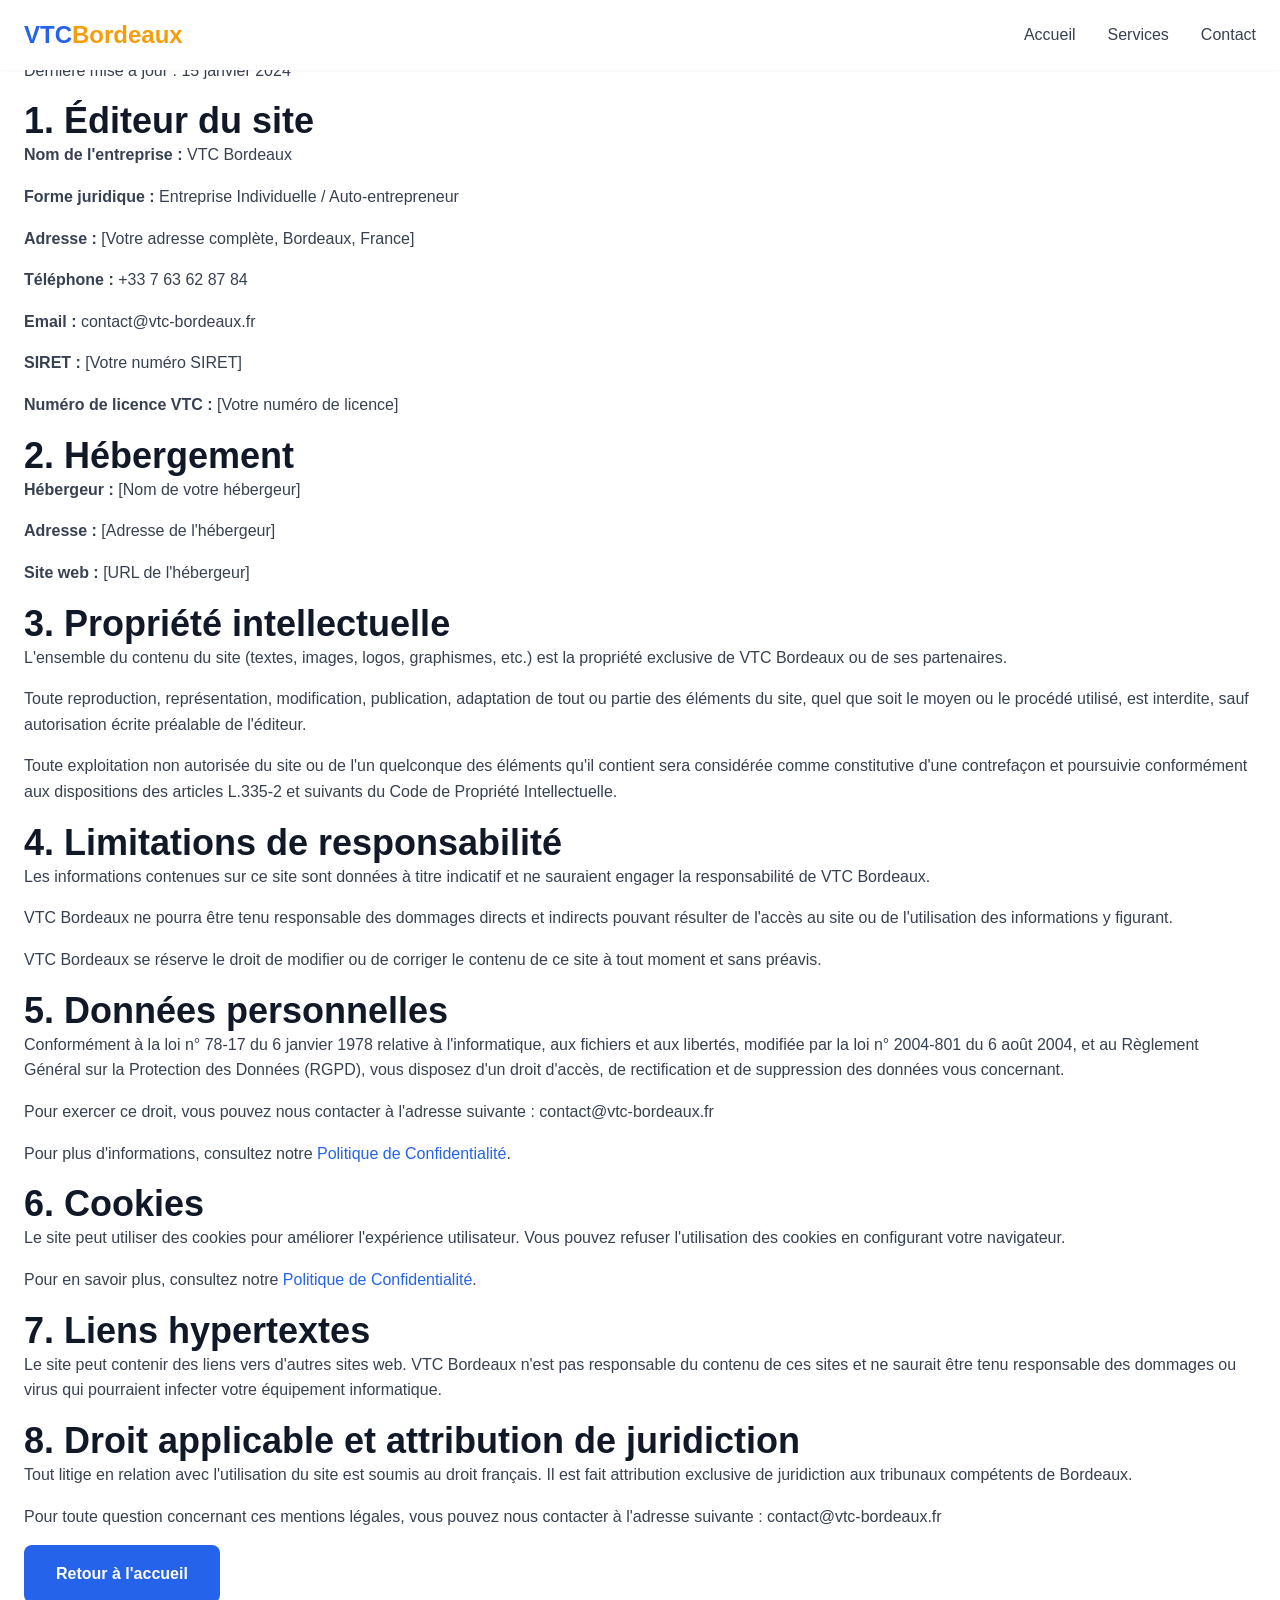
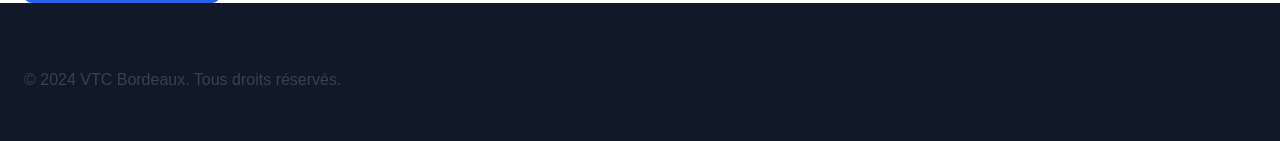
<file: vtc-site/mentions-legales.html>
<!DOCTYPE html>
<html lang="fr">
<head>
    <meta charset="UTF-8">
    <meta name="viewport" content="width=device-width, initial-scale=1.0">
    <title>Mentions Légales - VTC Bordeaux</title>
    <meta name="description" content="Mentions légales du site VTC Bordeaux - Informations légales et conditions d'utilisation">
    <link rel="stylesheet" href="css/style.css">
    <link rel="stylesheet" href="https://cdnjs.cloudflare.com/ajax/libs/font-awesome/6.4.0/css/all.min.css">
</head>
<body>
    <header class="header">
        <nav class="navbar">
            <div class="nav-container">
                <a href="/" class="logo">VTC<span>Bordeaux</span></a>
                <button class="menu-toggle"><i class="fas fa-bars"></i></button>
                <ul class="nav-links">
                    <li><a href="/">Accueil</a></li>
                    <li><a href="#services">Services</a></li>
                    <li><a href="#contact">Contact</a></li>
                </ul>
            </div>
        </nav>
    </header>

    <main class="legal-page">
        <section class="legal-section">
            <div class="container">
                <h1>Mentions Légales</h1>
                <p class="last-updated">Dernière mise à jour : 15 janvier 2024</p>
                
                <section class="legal-item">
                    <h2>1. Éditeur du site</h2>
                    <p><strong>Nom de l'entreprise :</strong> VTC Bordeaux</p>
                    <p><strong>Forme juridique :</strong> Entreprise Individuelle / Auto-entrepreneur</p>
                    <p><strong>Adresse :</strong> [Votre adresse complète, Bordeaux, France]</p>
                    <p><strong>Téléphone :</strong> +33 7 63 62 87 84</p>
                    <p><strong>Email :</strong> contact@vtc-bordeaux.fr</p>
                    <p><strong>SIRET :</strong> [Votre numéro SIRET]</p>
                    <p><strong>Numéro de licence VTC :</strong> [Votre numéro de licence]</p>
                </section>
                
                <section class="legal-item">
                    <h2>2. Hébergement</h2>
                    <p><strong>Hébergeur :</strong> [Nom de votre hébergeur]</p>
                    <p><strong>Adresse :</strong> [Adresse de l'hébergeur]</p>
                    <p><strong>Site web :</strong> [URL de l'hébergeur]</p>
                </section>
                
                <section class="legal-item">
                    <h2>3. Propriété intellectuelle</h2>
                    <p>L'ensemble du contenu du site (textes, images, logos, graphismes, etc.) est la propriété exclusive de VTC Bordeaux ou de ses partenaires.</p>
                    <p>Toute reproduction, représentation, modification, publication, adaptation de tout ou partie des éléments du site, quel que soit le moyen ou le procédé utilisé, est interdite, sauf autorisation écrite préalable de l'éditeur.</p>
                    <p>Toute exploitation non autorisée du site ou de l'un quelconque des éléments qu'il contient sera considérée comme constitutive d'une contrefaçon et poursuivie conformément aux dispositions des articles L.335-2 et suivants du Code de Propriété Intellectuelle.</p>
                </section>
                
                <section class="legal-item">
                    <h2>4. Limitations de responsabilité</h2>
                    <p>Les informations contenues sur ce site sont données à titre indicatif et ne sauraient engager la responsabilité de VTC Bordeaux.</p>
                    <p>VTC Bordeaux ne pourra être tenu responsable des dommages directs et indirects pouvant résulter de l'accès au site ou de l'utilisation des informations y figurant.</p>
                    <p>VTC Bordeaux se réserve le droit de modifier ou de corriger le contenu de ce site à tout moment et sans préavis.</p>
                </section>
                
                <section class="legal-item">
                    <h2>5. Données personnelles</h2>
                    <p>Conformément à la loi n° 78-17 du 6 janvier 1978 relative à l'informatique, aux fichiers et aux libertés, modifiée par la loi n° 2004-801 du 6 août 2004, et au Règlement Général sur la Protection des Données (RGPD), vous disposez d'un droit d'accès, de rectification et de suppression des données vous concernant.</p>
                    <p>Pour exercer ce droit, vous pouvez nous contacter à l'adresse suivante : contact@vtc-bordeaux.fr</p>
                    <p>Pour plus d'informations, consultez notre <a href="politique-confidentialite.html">Politique de Confidentialité</a>.</p>
                </section>
                
                <section class="legal-item">
                    <h2>6. Cookies</h2>
                    <p>Le site peut utiliser des cookies pour améliorer l'expérience utilisateur. Vous pouvez refuser l'utilisation des cookies en configurant votre navigateur.</p>
                    <p>Pour en savoir plus, consultez notre <a href="politique-confidentialite.html">Politique de Confidentialité</a>.</p>
                </section>
                
                <section class="legal-item">
                    <h2>7. Liens hypertextes</h2>
                    <p>Le site peut contenir des liens vers d'autres sites web. VTC Bordeaux n'est pas responsable du contenu de ces sites et ne saurait être tenu responsable des dommages ou virus qui pourraient infecter votre équipement informatique.</p>
                </section>
                
                <section class="legal-item">
                    <h2>8. Droit applicable et attribution de juridiction</h2>
                    <p>Tout litige en relation avec l'utilisation du site est soumis au droit français. Il est fait attribution exclusive de juridiction aux tribunaux compétents de Bordeaux.</p>
                </section>
                
                <div class="legal-footer">
                    <p>Pour toute question concernant ces mentions légales, vous pouvez nous contacter à l'adresse suivante : contact@vtc-bordeaux.fr</p>
                    <a href="/" class="btn btn-primary">Retour à l'accueil</a>
                </div>
            </div>
        </section>
    </main>

    <footer class="footer">
        <div class="footer-container">
            <p>&copy; 2024 VTC Bordeaux. Tous droits réservés.</p>
        </div>
    </footer>

    <script src="js/main.js"></script>
</body>
</html>
</file>
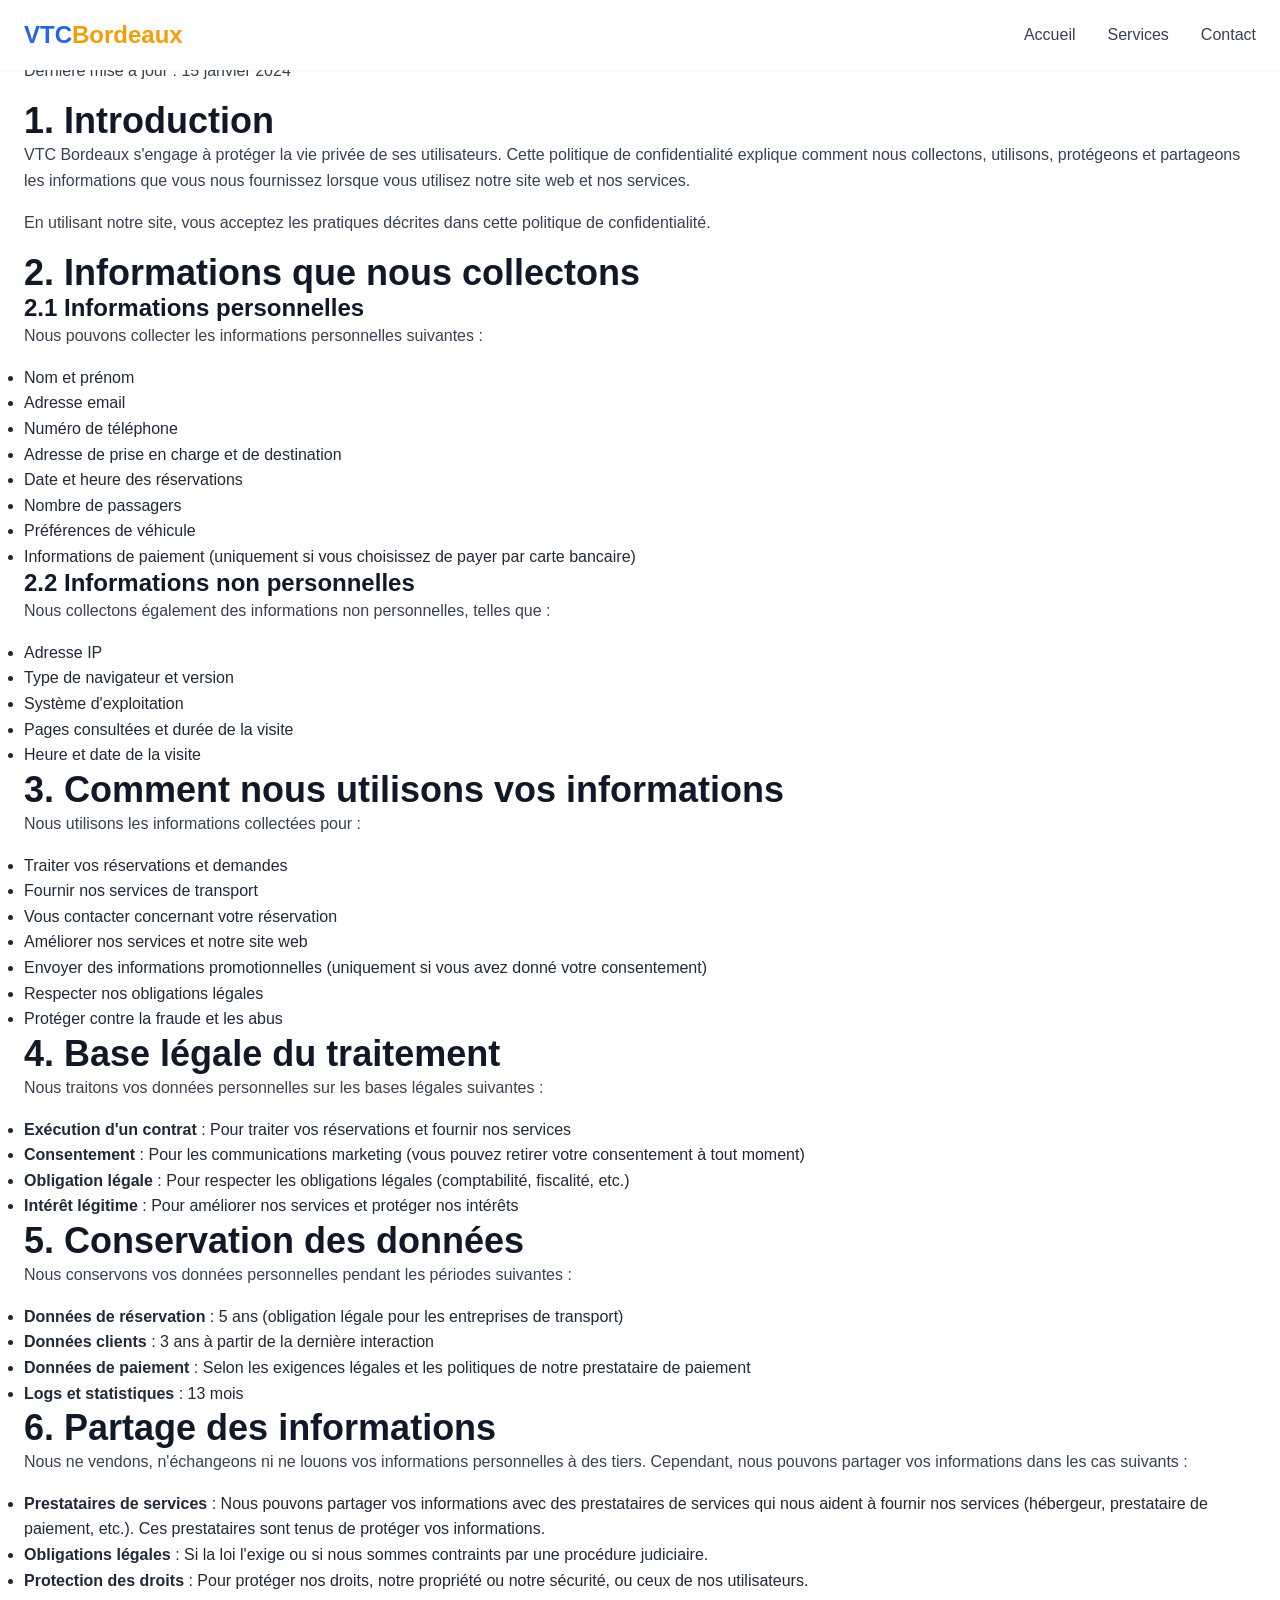
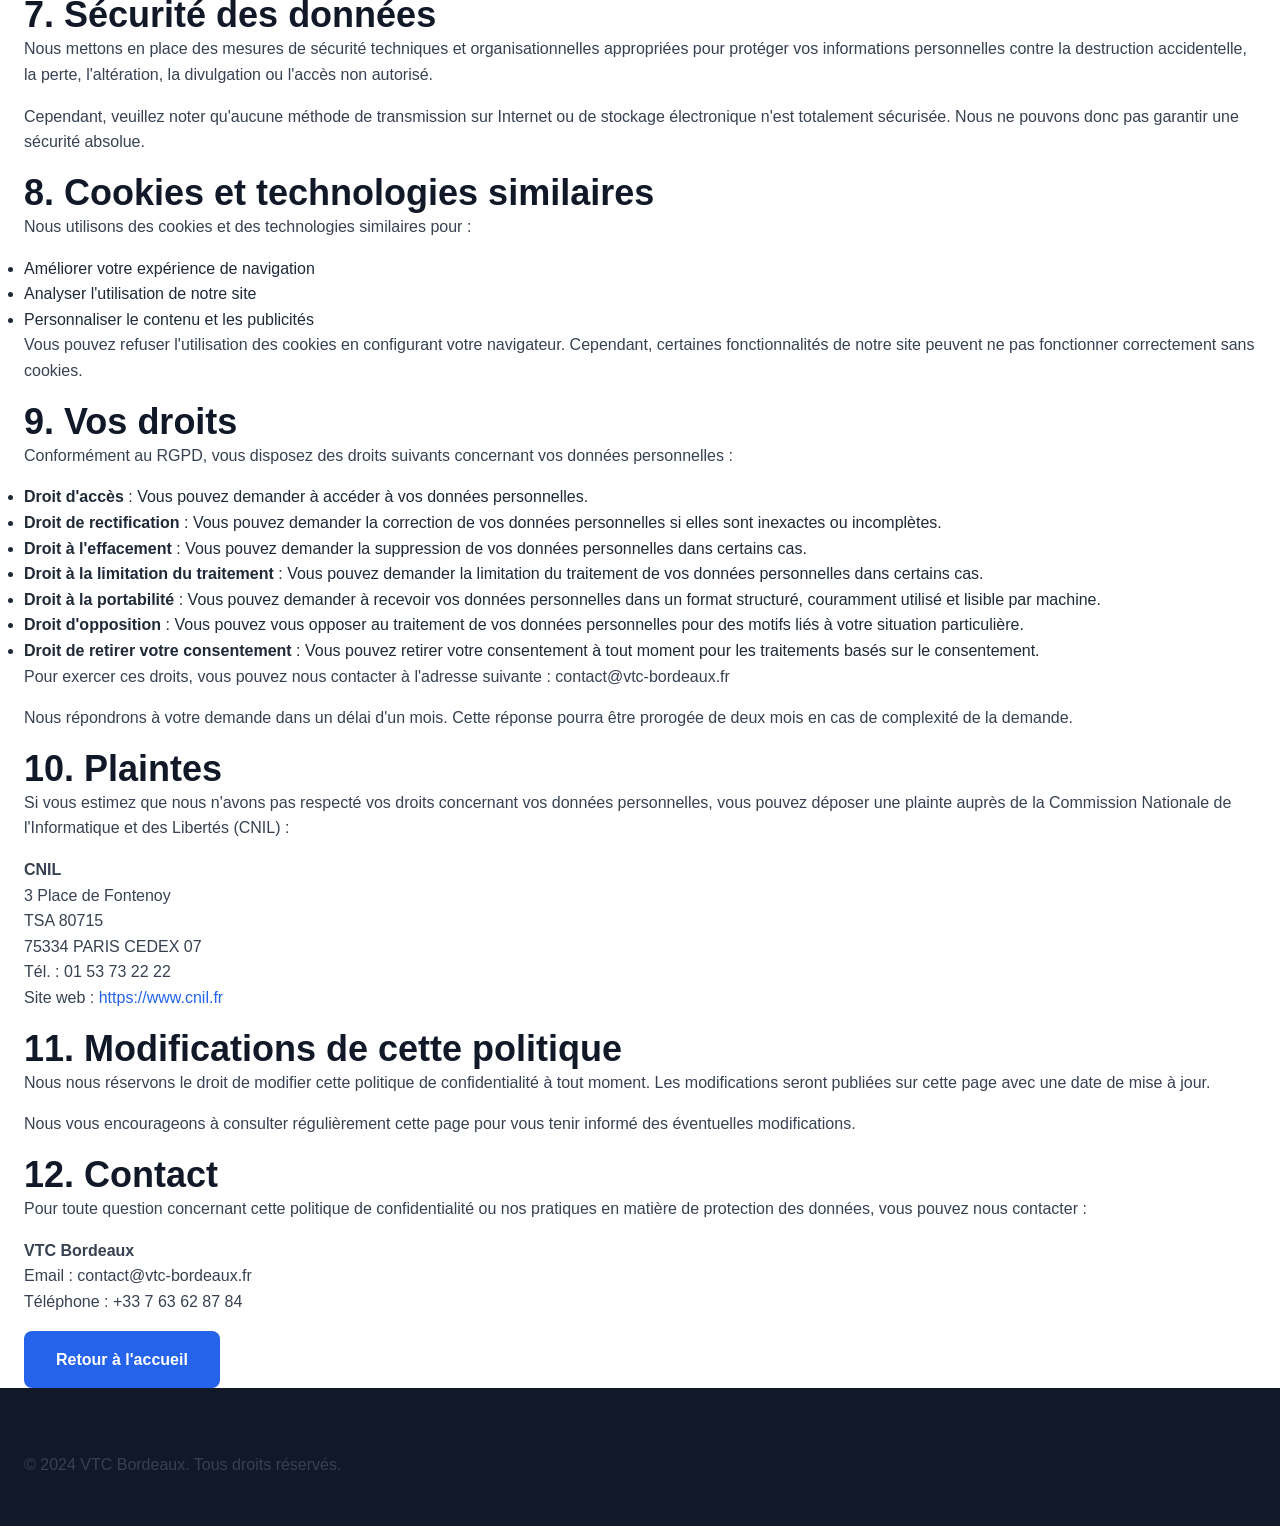
<file: vtc-site/politique-confidentialite.html>
<!DOCTYPE html>
<html lang="fr">
<head>
    <meta charset="UTF-8">
    <meta name="viewport" content="width=device-width, initial-scale=1.0">
    <title>Politique de Confidentialité - VTC Bordeaux</title>
    <meta name="description" content="Politique de confidentialité du site VTC Bordeaux - Protection des données personnelles">
    <link rel="stylesheet" href="css/style.css">
    <link rel="stylesheet" href="https://cdnjs.cloudflare.com/ajax/libs/font-awesome/6.4.0/css/all.min.css">
</head>
<body>
    <header class="header">
        <nav class="navbar">
            <div class="nav-container">
                <a href="/" class="logo">VTC<span>Bordeaux</span></a>
                <button class="menu-toggle"><i class="fas fa-bars"></i></button>
                <ul class="nav-links">
                    <li><a href="/">Accueil</a></li>
                    <li><a href="#services">Services</a></li>
                    <li><a href="#contact">Contact</a></li>
                </ul>
            </div>
        </nav>
    </header>

    <main class="legal-page">
        <section class="legal-section">
            <div class="container">
                <h1>Politique de Confidentialité</h1>
                <p class="last-updated">Dernière mise à jour : 15 janvier 2024</p>
                
                <section class="legal-item">
                    <h2>1. Introduction</h2>
                    <p>VTC Bordeaux s'engage à protéger la vie privée de ses utilisateurs. Cette politique de confidentialité explique comment nous collectons, utilisons, protégeons et partageons les informations que vous nous fournissez lorsque vous utilisez notre site web et nos services.</p>
                    <p>En utilisant notre site, vous acceptez les pratiques décrites dans cette politique de confidentialité.</p>
                </section>
                
                <section class="legal-item">
                    <h2>2. Informations que nous collectons</h2>
                    
                    <h3>2.1 Informations personnelles</h3>
                    <p>Nous pouvons collecter les informations personnelles suivantes :</p>
                    <ul>
                        <li>Nom et prénom</li>
                        <li>Adresse email</li>
                        <li>Numéro de téléphone</li>
                        <li>Adresse de prise en charge et de destination</li>
                        <li>Date et heure des réservations</li>
                        <li>Nombre de passagers</li>
                        <li>Préférences de véhicule</li>
                        <li>Informations de paiement (uniquement si vous choisissez de payer par carte bancaire)</li>
                    </ul>
                    
                    <h3>2.2 Informations non personnelles</h3>
                    <p>Nous collectons également des informations non personnelles, telles que :</p>
                    <ul>
                        <li>Adresse IP</li>
                        <li>Type de navigateur et version</li>
                        <li>Système d'exploitation</li>
                        <li>Pages consultées et durée de la visite</li>
                        <li>Heure et date de la visite</li>
                    </ul>
                </section>
                
                <section class="legal-item">
                    <h2>3. Comment nous utilisons vos informations</h2>
                    <p>Nous utilisons les informations collectées pour :</p>
                    <ul>
                        <li>Traiter vos réservations et demandes</li>
                        <li>Fournir nos services de transport</li>
                        <li>Vous contacter concernant votre réservation</li>
                        <li>Améliorer nos services et notre site web</li>
                        <li>Envoyer des informations promotionnelles (uniquement si vous avez donné votre consentement)</li>
                        <li>Respecter nos obligations légales</li>
                        <li>Protéger contre la fraude et les abus</li>
                    </ul>
                </section>
                
                <section class="legal-item">
                    <h2>4. Base légale du traitement</h2>
                    <p>Nous traitons vos données personnelles sur les bases légales suivantes :</p>
                    <ul>
                        <li><strong>Exécution d'un contrat</strong> : Pour traiter vos réservations et fournir nos services</li>
                        <li><strong>Consentement</strong> : Pour les communications marketing (vous pouvez retirer votre consentement à tout moment)</li>
                        <li><strong>Obligation légale</strong> : Pour respecter les obligations légales (comptabilité, fiscalité, etc.)</li>
                        <li><strong>Intérêt légitime</strong> : Pour améliorer nos services et protéger nos intérêts</li>
                    </ul>
                </section>
                
                <section class="legal-item">
                    <h2>5. Conservation des données</h2>
                    <p>Nous conservons vos données personnelles pendant les périodes suivantes :</p>
                    <ul>
                        <li><strong>Données de réservation</strong> : 5 ans (obligation légale pour les entreprises de transport)</li>
                        <li><strong>Données clients</strong> : 3 ans à partir de la dernière interaction</li>
                        <li><strong>Données de paiement</strong> : Selon les exigences légales et les politiques de notre prestataire de paiement</li>
                        <li><strong>Logs et statistiques</strong> : 13 mois</li>
                    </ul>
                </section>
                
                <section class="legal-item">
                    <h2>6. Partage des informations</h2>
                    <p>Nous ne vendons, n'échangeons ni ne louons vos informations personnelles à des tiers. Cependant, nous pouvons partager vos informations dans les cas suivants :</p>
                    <ul>
                        <li><strong>Prestataires de services</strong> : Nous pouvons partager vos informations avec des prestataires de services qui nous aident à fournir nos services (hébergeur, prestataire de paiement, etc.). Ces prestataires sont tenus de protéger vos informations.</li>
                        <li><strong>Obligations légales</strong> : Si la loi l'exige ou si nous sommes contraints par une procédure judiciaire.</li>
                        <li><strong>Protection des droits</strong> : Pour protéger nos droits, notre propriété ou notre sécurité, ou ceux de nos utilisateurs.</li>
                    </ul>
                </section>
                
                <section class="legal-item">
                    <h2>7. Sécurité des données</h2>
                    <p>Nous mettons en place des mesures de sécurité techniques et organisationnelles appropriées pour protéger vos informations personnelles contre la destruction accidentelle, la perte, l'altération, la divulgation ou l'accès non autorisé.</p>
                    <p>Cependant, veuillez noter qu'aucune méthode de transmission sur Internet ou de stockage électronique n'est totalement sécurisée. Nous ne pouvons donc pas garantir une sécurité absolue.</p>
                </section>
                
                <section class="legal-item">
                    <h2>8. Cookies et technologies similaires</h2>
                    <p>Nous utilisons des cookies et des technologies similaires pour :</p>
                    <ul>
                        <li>Améliorer votre expérience de navigation</li>
                        <li>Analyser l'utilisation de notre site</li>
                        <li>Personnaliser le contenu et les publicités</li>
                    </ul>
                    <p>Vous pouvez refuser l'utilisation des cookies en configurant votre navigateur. Cependant, certaines fonctionnalités de notre site peuvent ne pas fonctionner correctement sans cookies.</p>
                </section>
                
                <section class="legal-item">
                    <h2>9. Vos droits</h2>
                    <p>Conformément au RGPD, vous disposez des droits suivants concernant vos données personnelles :</p>
                    <ul>
                        <li><strong>Droit d'accès</strong> : Vous pouvez demander à accéder à vos données personnelles.</li>
                        <li><strong>Droit de rectification</strong> : Vous pouvez demander la correction de vos données personnelles si elles sont inexactes ou incomplètes.</li>
                        <li><strong>Droit à l'effacement</strong> : Vous pouvez demander la suppression de vos données personnelles dans certains cas.</li>
                        <li><strong>Droit à la limitation du traitement</strong> : Vous pouvez demander la limitation du traitement de vos données personnelles dans certains cas.</li>
                        <li><strong>Droit à la portabilité</strong> : Vous pouvez demander à recevoir vos données personnelles dans un format structuré, couramment utilisé et lisible par machine.</li>
                        <li><strong>Droit d'opposition</strong> : Vous pouvez vous opposer au traitement de vos données personnelles pour des motifs liés à votre situation particulière.</li>
                        <li><strong>Droit de retirer votre consentement</strong> : Vous pouvez retirer votre consentement à tout moment pour les traitements basés sur le consentement.</li>
                    </ul>
                    <p>Pour exercer ces droits, vous pouvez nous contacter à l'adresse suivante : contact@vtc-bordeaux.fr</p>
                    <p>Nous répondrons à votre demande dans un délai d'un mois. Cette réponse pourra être prorogée de deux mois en cas de complexité de la demande.</p>
                </section>
                
                <section class="legal-item">
                    <h2>10. Plaintes</h2>
                    <p>Si vous estimez que nous n'avons pas respecté vos droits concernant vos données personnelles, vous pouvez déposer une plainte auprès de la Commission Nationale de l'Informatique et des Libertés (CNIL) :</p>
                    <p><strong>CNIL</strong><br>
                    3 Place de Fontenoy<br>
                    TSA 80715<br>
                    75334 PARIS CEDEX 07<br>
                    Tél. : 01 53 73 22 22<br>
                    Site web : <a href="https://www.cnil.fr" target="_blank" rel="noopener noreferrer">https://www.cnil.fr</a></p>
                </section>
                
                <section class="legal-item">
                    <h2>11. Modifications de cette politique</h2>
                    <p>Nous nous réservons le droit de modifier cette politique de confidentialité à tout moment. Les modifications seront publiées sur cette page avec une date de mise à jour.</p>
                    <p>Nous vous encourageons à consulter régulièrement cette page pour vous tenir informé des éventuelles modifications.</p>
                </section>
                
                <section class="legal-item">
                    <h2>12. Contact</h2>
                    <p>Pour toute question concernant cette politique de confidentialité ou nos pratiques en matière de protection des données, vous pouvez nous contacter :</p>
                    <p><strong>VTC Bordeaux</strong><br>
                    Email : contact@vtc-bordeaux.fr<br>
                    Téléphone : +33 7 63 62 87 84</p>
                </section>
                
                <div class="legal-footer">
                    <a href="/" class="btn btn-primary">Retour à l'accueil</a>
                </div>
            </div>
        </section>
    </main>

    <footer class="footer">
        <div class="footer-container">
            <p>&copy; 2024 VTC Bordeaux. Tous droits réservés.</p>
        </div>
    </footer>

    <script src="js/main.js"></script>
</body>
</html>
</file>
<file: styles.css>
:root{--ink:#111313;--ink2:#1b1e1d;--gold:#c6a66b;--cream:#f5f2ec;--muted:#777b76;--line:#dedbd4}*{box-sizing:border-box}html{scroll-behavior:smooth;scroll-padding-top:90px}body{margin:0;background:var(--cream);color:var(--ink);font-family:"DM Sans",sans-serif}a{color:inherit;text-decoration:none}.topline{height:32px;background:#090b0b;color:#bcb9b1;display:flex;justify-content:space-between;align-items:center;padding:0 6.5%;font-size:9px;letter-spacing:1.7px}.header{height:82px;padding:0 6.5%;display:flex;align-items:center;justify-content:space-between;background:var(--ink);color:#fff;position:sticky;top:0;z-index:20;border-bottom:1px solid #ffffff16}.brand{display:flex;align-items:center;gap:11px;font-family:"Playfair Display",serif;font-size:17px;letter-spacing:2px}.brand small{display:block;font:9px "DM Sans",sans-serif;letter-spacing:3px;color:var(--gold);margin-top:4px}.brand-mark{width:37px;height:37px;border:1px solid var(--gold);color:var(--gold);display:grid;place-items:center;font:italic 25px "Playfair Display",serif}.nav{display:flex;gap:29px;font-size:11px;color:#d1d0cb}.nav a:hover,.text-link:hover{color:var(--gold)}.header-cta{font-size:11px;border:1px solid #8b7958;padding:13px 19px;color:var(--gold)}.header-cta span{margin-left:12px}.menu-toggle{display:none;background:none;border:0;color:white;font-size:24px}.hero{height:min(740px,78vw);min-height:570px;background:#171b1a url("https://images.unsplash.com/photo-1503376780353-7e6692767b70?auto=format&fit=crop&w=2200&q=85") center 57%/cover no-repeat;position:relative;color:white;display:flex;align-items:center;padding:0 11%}.hero-shade{position:absolute;inset:0;background:linear-gradient(90deg,rgba(7,10,10,.91) 0%,rgba(7,10,10,.68) 45%,rgba(7,10,10,.08) 100%),linear-gradient(0deg,rgba(0,0,0,.35),transparent 30%)}.hero-content{position:relative;z-index:1;max-width:670px;margin-top:-15px}.eyebrow{font-size:9px;letter-spacing:3px;color:#9b8153;font-weight:700;margin:0 0 23px}.eyebrow.light{color:#d4b77e}.hero h1,.section h2,.fleet h2,.quote-band h2{font:500 clamp(48px,6.5vw,86px)/1.08 "Playfair Display",serif;letter-spacing:-2px;margin:0}.hero h1 em,.section h2 em,.fleet h2 em,.quote-band h2 em{color:var(--gold);font-weight:500}.hero-copy{max-width:440px;color:#d1d2ce;line-height:1.8;font-size:14px;margin:26px 0 31px}.hero-actions{display:flex;align-items:center;gap:30px}.btn{display:inline-flex;align-items:center;justify-content:center;gap:26px;padding:17px 23px;font-size:10px;letter-spacing:.5px;font-weight:700;border:0;cursor:pointer;transition:.2s}.btn-gold{background:var(--gold);color:#151615}.btn-gold:hover{background:#dfc28c;transform:translateY(-2px)}.btn-dark{background:var(--ink);color:white}.btn-dark:hover{background:#343a36}.text-link{font-size:10px;color:#eee}.text-link span{color:var(--gold);padding-left:8px}.hero-note{font-size:10px;color:#d6d6d0;margin-top:55px;letter-spacing:.5px}.pulse{display:inline-block;width:7px;height:7px;border-radius:50%;background:#9ac59d;margin-right:9px;box-shadow:0 0 0 4px #9ac59d25}.hero-side{position:absolute;right:4%;top:45%;writing-mode:vertical-rl;font-size:9px;letter-spacing:4px;color:#ffffffa8}.hero-bottom{position:absolute;bottom:28px;left:11%;display:flex;gap:17px;align-items:center;font-size:8px;letter-spacing:2px;color:#d8d4ca}.hero-bottom .line{width:35px;height:1px;background:var(--gold)}.trust-strip{background:#e9e5dc;padding:25px 9%;display:grid;grid-template-columns:repeat(4,1fr);gap:20px}.trust-strip div{display:flex;align-items:center;gap:14px;font-size:11px}.trust-strip b{font:italic 21px "Playfair Display";color:#b29460}.section{padding:105px 10%}.section-label{font-size:9px;letter-spacing:2px;color:#8b8b82;margin-bottom:55px}.intro-grid,.section-heading,.faq-grid{display:grid;grid-template-columns:1.1fr .9fr;gap:12%}.section h2,.fleet h2,.quote-band h2{font-size:clamp(42px,5vw,64px)}.intro-text{align-self:end;max-width:480px}.intro-text p,.fleet-content>p:not(.eyebrow),.muted{font-size:13px;line-height:1.9;color:var(--muted)}.under-link{display:inline-block;margin-top:20px;padding-bottom:9px;border-bottom:1px solid var(--gold);font-size:10px;font-weight:700}.under-link span{color:#a3844e;margin-left:15px}.services{background:#eeebe4}.section-heading{align-items:end;margin-bottom:48px}.section-heading .muted{max-width:300px;margin:0 0 7px}.service-grid{display:grid;grid-template-columns:repeat(4,1fr);border-top:1px solid var(--line);border-left:1px solid var(--line)}.service-card{position:relative;min-height:270px;padding:30px 25px;border-right:1px solid var(--line);border-bottom:1px solid var(--line);transition:.25s}.service-card:hover{background:#f8f6f1;transform:translateY(-4px)}.service-icon{font-size:24px;color:#aa8c59;margin-bottom:27px}.card-number{position:absolute;right:24px;top:31px;font-size:9px;color:#a7a399}.service-card h3{font:500 20px "Playfair Display";margin:0 0 13px}.service-card p{font-size:11px;line-height:1.8;color:var(--muted);min-height:60px}.service-card>a{font-size:9px;color:#9b7c48;font-weight:700}.fleet{display:grid;grid-template-columns:1fr 1fr;background:var(--ink);color:#fff;min-height:620px}.fleet-image{background:url("https://images.unsplash.com/photo-1563720223185-11003d516935?auto=format&fit=crop&w=1400&q=85") center/cover;min-height:520px}.fleet-content{padding:85px 12% 75px 11%;align-self:center}.fleet-content .section-label{color:#aaa;margin-bottom:45px}.fleet-content h2{margin-bottom:24px}.fleet-content>p:not(.eyebrow){color:#b9bcb7;max-width:450px}.check-list{list-style:none;padding:0;margin:28px 0 35px}.check-list li{font-size:11px;color:#d2d2cd;padding:10px 0;border-bottom:1px solid #ffffff20}.check-list li:before{content:"✓";color:var(--gold);margin-right:13px}.destinations{background:var(--cream)}.destination-grid{display:grid;grid-template-columns:1.3fr 1fr 1fr;gap:14px}.destination{height:310px;padding:25px;display:flex;flex-direction:column;justify-content:end;color:white;background-size:cover;background-position:center;position:relative;overflow:hidden}.destination:before{content:"";position:absolute;inset:0;background:linear-gradient(0deg,#101313c9,transparent 75%)}.destination>*{position:relative}.destination-large{background-image:url("https://images.unsplash.com/photo-1569949381669-ecf31ae8e613?auto=format&fit=crop&w=1000&q=80")}.destination-ocean{background-image:url("https://images.unsplash.com/photo-1500375592092-40eb2168fd21?auto=format&fit=crop&w=900&q=80")}.destination-vine{background-image:url("https://images.unsplash.com/photo-1510812431401-41d2bd2722f3?auto=format&fit=crop&w=900&q=80")}.destination span{font-size:8px;letter-spacing:2px;color:#e4c88f}.destination h3{font:500 24px "Playfair Display";margin:10px 0 0}.destination-caption{font-size:10px;color:var(--muted);margin-top:22px}.quote-band{padding:95px 10%;background:linear-gradient(90deg,#111514ed,#111514bd),url("https://images.unsplash.com/photo-1519501025264-65ba15a82390?auto=format&fit=crop&w=1800&q=80") center/cover;color:white;text-align:center}.quote-band h2{font-size:clamp(42px,5vw,62px);margin-bottom:30px}.btn-outline{border:1px solid var(--gold);color:var(--gold);background:transparent}.btn-outline:hover{background:var(--gold);color:#111}.reservation{background:#eeebe4}.reservation-grid{display:grid;grid-template-columns:.8fr 1.2fr;gap:10%}.reservation-grid h2{margin-bottom:24px}.contact-box{display:flex;gap:17px;margin-top:38px;padding:20px;background:#e5e0d6}.contact-icon{font-size:22px;color:#a98954}.contact-box small{display:block;font-size:8px;letter-spacing:2px;color:#8e7b5a;margin-bottom:6px}.contact-box strong{font:500 15px "Playfair Display"}.contact-box p{font-size:10px;color:var(--muted);line-height:1.5;margin-bottom:0}.booking-form{background:#faf9f6;padding:35px}.form-row{display:grid;grid-template-columns:1fr 1fr;gap:17px}.booking-form label{display:block;font-size:9px;letter-spacing:.5px;color:#62645e;margin-bottom:17px}.booking-form input,.booking-form select,.booking-form textarea{width:100%;display:block;margin-top:8px;border:1px solid #e3e0d9;background:#fff;padding:13px 12px;font:11px "DM Sans";color:#242724;outline:none;border-radius:0}.booking-form input:focus,.booking-form select:focus,.booking-form textarea:focus{border-color:#b99a63}.booking-form textarea{resize:vertical}.submit-btn{width:100%;margin-top:5px}.form-note,.form-status{font-size:9px;line-height:1.6;color:#85877f}.form-status{color:#557451}.faq{background:#f8f6f1}.faq-list details{border-bottom:1px solid var(--line);padding:19px 0}.faq-list summary{font:500 16px "Playfair Display";cursor:pointer;list-style:none;display:flex;justify-content:space-between;gap:15px}.faq-list summary::-webkit-details-marker{display:none}.faq-list summary span{color:#a88b59;font:20px "DM Sans"}.faq-list details[open] summary span{transform:rotate(45deg)}.faq-list details p{font-size:11px;color:var(--muted);line-height:1.8;max-width:550px}.footer{background:#0c0f0e;color:white;padding:55px 10% 20px}.footer-main{display:flex;align-items:center;justify-content:space-between;padding-bottom:48px}.brand-footer{font-size:15px}.footer-main>p{font:italic 18px "Playfair Display";color:#a9aaa4}.footer-bottom{border-top:1px solid #ffffff20;padding-top:20px;display:flex;justify-content:space-between;gap:15px;color:#898d87;font-size:9px}.footer-bottom a{color:var(--gold)}.floating-contact{position:fixed;bottom:22px;right:22px;z-index:15;background:var(--gold);color:#111;padding:14px 18px;border-radius:30px;box-shadow:0 5px 25px #0003;font-size:12px}.floating-contact span{font-weight:700;margin-left:5px}@media(max-width:900px){.nav{gap:15px}.nav a{font-size:10px}.service-grid{grid-template-columns:repeat(2,1fr)}.fleet-content{padding:65px 9%}.section{padding:80px 7%}.hero{padding-left:8%}.hero-bottom{left:8%}.trust-strip{padding:23px 6%}.destination-grid{grid-template-columns:1fr 1fr}.destination-large{grid-column:span 2}.reservation-grid{gap:5%}}@media(max-width:680px){.topline{padding:0 5%;font-size:7px;letter-spacing:1px}.topline span:last-child{display:none}.header{height:70px;padding:0 5%}.brand{font-size:14px}.brand-mark{width:33px;height:33px}.menu-toggle{display:block;margin-left:auto;margin-right:15px}.nav{display:none;position:absolute;top:70px;left:0;right:0;background:#111514;padding:22px 6%;flex-direction:column;gap:20px;border-top:1px solid #ffffff20}.nav.open{display:flex}.header-cta{padding:11px 12px;font-size:9px}.hero{min-height:610px;height:82vh;max-height:760px;padding:0 7%;background-position:60% center}.hero-shade{background:linear-gradient(90deg,#080b0bf0,#080b0b9c 75%,#080b0b55)}.hero h1{font-size:55px}.hero-copy{font-size:13px;max-width:340px}.hero-actions{align-items:flex-start;flex-direction:column;gap:20px}.hero-note{margin-top:40px}.hero-side{display:none}.hero-bottom{left:7%;font-size:7px;gap:9px}.hero-bottom .line{width:15px}.trust-strip{grid-template-columns:1fr 1fr;gap:20px 10px;padding:25px 7%}.trust-strip div{font-size:9px}.section{padding:70px 7%}.section-label{margin-bottom:38px}.intro-grid,.section-heading,.faq-grid,.reservation-grid{grid-template-columns:1fr;gap:28px}.section h2,.fleet h2{font-size:48px}.intro-text{max-width:none}.section-heading .muted{max-width:none}.service-grid{grid-template-columns:1fr 1fr}.service-card{padding:22px 16px;min-height:255px}.service-card h3{font-size:17px}.service-card p{font-size:10px}.fleet{grid-template-columns:1fr}.fleet-image{min-height:300px}.fleet-content{padding:60px 7%}.destination-grid{grid-template-columns:1fr 1fr;gap:9px}.destination{height:230px;padding:16px}.destination-large{grid-column:span 2;height:260px}.destination h3{font-size:19px}.destination span{font-size:7px}.quote-band{padding:75px 7%}.quote-band h2{font-size:46px}.reservation-grid{gap:35px}.booking-form{padding:23px 17px}.form-row{gap:10px}.booking-form input,.booking-form select{padding:12px 8px}.footer{padding:45px 7% 20px}.footer-main{align-items:flex-start;flex-direction:column;gap:20px}.footer-main>p{margin:0}.footer-bottom{flex-direction:column;line-height:1.7}.floating-contact{right:13px;bottom:13px}}@media(max-width:380px){.service-grid{grid-template-columns:1fr}.service-card{min-height:220px}.form-row{grid-template-columns:1fr;gap:0}.hero h1{font-size:48px}}
</file>
<file: vtc-site/css/style.css>
/* ===== CSS Variables ===== */
:root {
    /* Colors */
    --primary-color: #2563eb;
    --primary-dark: #1d4ed8;
    --primary-light: #dbeafe;
    --secondary-color: #10b981;
    --secondary-dark: #059669;
    --accent-color: #f59e0b;
    --dark-color: #1f2937;
    --light-color: #f9fafb;
    --white: #ffffff;
    --black: #000000;
    --gray-50: #f3f4f6;
    --gray-100: #e5e7eb;
    --gray-200: #d1d5db;
    --gray-300: #9ca3af;
    --gray-400: #6b7280;
    --gray-500: #4b5563;
    --gray-600: #374151;
    --gray-700: #1f2937;
    --gray-800: #111827;
    --gray-900: #030712;
    --red-500: #ef4444;
    --green-500: #10b981;
    
    /* Typography */
    --font-family: 'Inter', -apple-system, BlinkMacSystemFont, 'Segoe UI', Roboto, sans-serif;
    --font-size-xs: 0.75rem;
    --font-size-sm: 0.875rem;
    --font-size-base: 1rem;
    --font-size-lg: 1.125rem;
    --font-size-xl: 1.25rem;
    --font-size-2xl: 1.5rem;
    --font-size-3xl: 1.875rem;
    --font-size-4xl: 2.25rem;
    --font-size-5xl: 3rem;
    --font-size-6xl: 3.75rem;
    
    /* Spacing */
    --space-1: 0.25rem;
    --space-2: 0.5rem;
    --space-3: 0.75rem;
    --space-4: 1rem;
    --space-5: 1.25rem;
    --space-6: 1.5rem;
    --space-8: 2rem;
    --space-10: 2.5rem;
    --space-12: 3rem;
    --space-16: 4rem;
    --space-20: 5rem;
    
    /* Border Radius */
    --radius-sm: 0.25rem;
    --radius-md: 0.375rem;
    --radius-lg: 0.5rem;
    --radius-xl: 0.75rem;
    --radius-2xl: 1rem;
    --radius-full: 9999px;
    
    /* Shadows */
    --shadow-sm: 0 1px 2px 0 rgb(0 0 0 / 0.05);
    --shadow-md: 0 4px 6px -1px rgb(0 0 0 / 0.1), 0 2px 4px -2px rgb(0 0 0 / 0.1);
    --shadow-lg: 0 10px 15px -3px rgb(0 0 0 / 0.1), 0 4px 6px -4px rgb(0 0 0 / 0.1);
    --shadow-xl: 0 20px 25px -5px rgb(0 0 0 / 0.1), 0 8px 10px -6px rgb(0 0 0 / 0.1);
    --shadow-2xl: 0 25px 50px -12px rgb(0 0 0 / 0.25);
    
    /* Transitions */
    --transition-fast: 150ms ease;
    --transition-base: 200ms ease;
    --transition-slow: 300ms ease;
    
    /* Z-Index */
    --z-dropdown: 100;
    --z-sticky: 200;
    --z-fixed: 300;
    --z-modal-backdrop: 400;
    --z-modal: 500;
    --z-popover: 600;
    --z-tooltip: 700;
}

/* ===== Reset & Base ===== */
*, *::before, *::after {
    box-sizing: border-box;
    margin: 0;
    padding: 0;
}

html {
    scroll-behavior: smooth;
}

body {
    font-family: var(--font-family);
    font-size: var(--font-size-base);
    line-height: 1.6;
    color: var(--dark-color);
    background-color: var(--white);
    -webkit-font-smoothing: antialiased;
    -moz-osx-font-smoothing: grayscale;
}

img, picture, video, canvas, svg {
    display: block;
    max-width: 100%;
}

input, button, textarea, select {
    font: inherit;
}

a {
    color: var(--primary-color);
    text-decoration: none;
    transition: color var(--transition-fast);
}

a:hover {
    color: var(--primary-dark);
}

/* ===== Typography ===== */
h1, h2, h3, h4, h5, h6 {
    font-weight: 700;
    line-height: 1.2;
    color: var(--gray-800);
}

h1 { font-size: var(--font-size-5xl); }
h2 { font-size: var(--font-size-4xl); }
h3 { font-size: var(--font-size-2xl); }
h4 { font-size: var(--font-size-xl); }
h5 { font-size: var(--font-size-lg); }
h6 { font-size: var(--font-size-base); }

p {
    margin-bottom: var(--space-4);
    color: var(--gray-600);
}

/* ===== Layout ===== */
.container {
    width: 100%;
    max-width: 1280px;
    margin: 0 auto;
    padding: 0 var(--space-6);
}

.section {
    padding: var(--space-20) 0;
}

.section-title {
    text-align: center;
    margin-bottom: var(--space-6);
    font-size: var(--font-size-4xl);
}

.section-subtitle {
    text-align: center;
    max-width: 600px;
    margin: 0 auto var(--space-12);
    font-size: var(--font-size-lg);
    color: var(--gray-500);
}

/* ===== Header ===== */
.header {
    position: fixed;
    top: 0;
    left: 0;
    right: 0;
    z-index: var(--z-fixed);
    background: var(--white);
    box-shadow: var(--shadow-sm);
    transition: all var(--transition-base);
}

.header.scrolled {
    box-shadow: var(--shadow-md);
}

.navbar {
    padding: var(--space-4) 0;
}

.nav-container {
    display: flex;
    align-items: center;
    justify-content: space-between;
    max-width: 1280px;
    margin: 0 auto;
    padding: 0 var(--space-6);
}

.logo {
    font-size: var(--font-size-2xl);
    font-weight: 800;
    color: var(--primary-color);
}

.logo span {
    color: var(--accent-color);
}

.nav-links {
    display: flex;
    list-style: none;
    gap: var(--space-8);
}

.nav-links a {
    font-weight: 500;
    color: var(--gray-600);
    transition: color var(--transition-fast);
}

.nav-links a:hover,
.nav-links a.active {
    color: var(--primary-color);
}

.menu-toggle {
    display: none;
    background: none;
    border: none;
    font-size: var(--font-size-xl);
    color: var(--gray-600);
    cursor: pointer;
}

/* ===== Hero Section ===== */
.hero {
    padding: 120px 0 60px;
    background: linear-gradient(135deg, var(--primary-color) 0%, var(--primary-dark) 100%);
    color: var(--white);
    position: relative;
    overflow: hidden;
}

.hero::before {
    content: '';
    position: absolute;
    top: 0;
    left: 0;
    right: 0;
    bottom: 0;
    background: url('/images/hero-bg.jpg') no-repeat center center/cover;
    opacity: 0.15;
}

.hero-content {
    position: relative;
    max-width: 600px;
    margin: 0 auto;
    text-align: center;
    padding: 0 var(--space-6);
}

.hero h1 {
    color: var(--white);
    margin-bottom: var(--space-6);
    font-size: var(--font-size-6xl);
}

.hero p {
    color: rgba(255, 255, 255, 0.9);
    font-size: var(--font-size-xl);
    margin-bottom: var(--space-8);
}

/* ===== Buttons ===== */
.btn {
    display: inline-flex;
    align-items: center;
    justify-content: center;
    gap: var(--space-2);
    padding: var(--space-4) var(--space-8);
    font-size: var(--font-size-base);
    font-weight: 600;
    border-radius: var(--radius-lg);
    border: none;
    cursor: pointer;
    transition: all var(--transition-fast);
}

.btn-primary {
    background: var(--primary-color);
    color: var(--white);
}

.btn-primary:hover {
    background: var(--primary-dark);
    transform: translateY(-2px);
}

.btn-secondary {
    background: var(--secondary-color);
    color: var(--white);
}

.btn-secondary:hover {
    background: var(--secondary-dark);
    transform: translateY(-2px);
}

.btn-light {
    background: var(--white);
    color: var(--primary-color);
    border: 2px solid var(--primary-color);
}

.btn-light:hover {
    background: var(--primary-light);
}

.btn-dark {
    background: var(--gray-800);
    color: var(--white);
}

.btn-dark:hover {
    background: var(--gray-900);
}

.btn-large {
    padding: var(--space-5) var(--space-10);
    font-size: var(--font-size-lg);
}

.btn-xlarge {
    padding: var(--space-6) var(--space-12);
    font-size: var(--font-size-xl);
}

/* ===== Services Section ===== */
.services {
    padding: var(--space-20) 0;
    background: var(--gray-50);
}

.services-grid {
    display: grid;
    grid-template-columns: repeat(auto-fit, minmax(280px, 1fr));
    gap: var(--space-8);
}

.service-card {
    background: var(--white);
    padding: var(--space-8);
    border-radius: var(--radius-xl);
    text-align: center;
    box-shadow: var(--shadow-sm);
    transition: all var(--transition-base);
}

.service-card:hover {
    transform: translateY(-5px);
    box-shadow: var(--shadow-lg);
}

.service-card i {
    font-size: var(--font-size-4xl);
    color: var(--primary-color);
    margin-bottom: var(--space-4);
}

.service-card h3 {
    margin-bottom: var(--space-4);
    color: var(--gray-800);
}

.service-card p {
    color: var(--gray-500);
}

/* ===== Contact Section ===== */
.contact {
    padding: var(--space-20) 0;
    text-align: center;
}

.contact h2 {
    margin-bottom: var(--space-6);
}

.contact p {
    font-size: var(--font-size-xl);
    margin-bottom: var(--space-8);
}

.contact .btn {
    margin: 0 var(--space-4);
}

/* ===== Footer ===== */
footer {
    background: var(--gray-800);
    color: var(--white);
    padding: var(--space-16) 0 var(--space-8);
}

.footer-container {
    max-width: 1280px;
    margin: 0 auto;
    padding: 0 var(--space-6);
}

.footer-content {
    display: grid;
    grid-template-columns: repeat(auto-fit, minmax(200px, 1fr));
    gap: var(--space-8);
    margin-bottom: var(--space-8);
}

.footer-column h4 {
    color: var(--white);
    margin-bottom: var(--space-4);
    font-size: var(--font-size-lg);
}

.footer-column ul {
    list-style: none;
}

.footer-column li {
    margin-bottom: var(--space-2);
}

.footer-column a {
    color: var(--gray-300);
    transition: color var(--transition-fast);
}

.footer-column a:hover {
    color: var(--primary-light);
}

.footer-bottom {
    border-top: 1px solid var(--gray-700);
    padding-top: var(--space-6);
    text-align: center;
    color: var(--gray-400);
    font-size: var(--font-size-sm);
}

/* ===== Responsive Design ===== */
@media (max-width: 768px) {
    .nav-links {
        display: none;
    }
    
    .menu-toggle {
        display: block;
    }
    
    .hero h1 {
        font-size: var(--font-size-4xl);
    }
    
    .hero p {
        font-size: var(--font-size-lg);
    }
    
    .section-title {
        font-size: var(--font-size-3xl);
    }
    
    .services-grid {
        grid-template-columns: 1fr;
    }
}

/* ===== Animations ===== */
@keyframes fadeIn {
    from { opacity: 0; }
    to { opacity: 1; }
}

@keyframes slideUp {
    from {
        opacity: 0;
        transform: translateY(30px);
    }
    to {
        opacity: 1;
        transform: translateY(0);
    }
}

.animate-fade-in {
    animation: fadeIn 0.6s ease-out;
}

.animate-slide-up {
    animation: slideUp 0.6s ease-out;
}

/* ===== Accessibility ===== */
.skip-link {
    position: absolute;
    top: -40px;
    left: 0;
    background: var(--primary-color);
    color: var(--white);
    padding: var(--space-2) var(--space-4);
    z-index: 9999;
    transition: top var(--transition-fast);
}

.skip-link:focus {
    top: 0;
}

:focus-visible {
    outline: 2px solid var(--primary-color);
    outline-offset: 2px;
}

/* ===== Utility Classes ===== */
.text-center { text-align: center; }
.text-left { text-align: left; }
.text-right { text-align: right; }

.mt-4 { margin-top: var(--space-4); }
.mt-8 { margin-top: var(--space-8); }
.mb-4 { margin-bottom: var(--space-4); }
.mb-8 { margin-bottom: var(--space-8); }

.hidden { display: none; }

/* ===== WhatsApp Float Button ===== */
.whatsapp-float {
    position: fixed;
    bottom: 20px;
    right: 20px;
    background: #25D366;
    color: var(--white);
    width: 60px;
    height: 60px;
    border-radius: var(--radius-full);
    display: flex;
    align-items: center;
    justify-content: center;
    font-size: var(--font-size-2xl);
    box-shadow: var(--shadow-lg);
    z-index: var(--z-fixed);
    transition: all var(--transition-fast);
}

.whatsapp-float:hover {
    background: #128C7E;
    transform: scale(1.1);
}

/* ===== Phone Float Button ===== */
.phone-float {
    position: fixed;
    bottom: 90px;
    right: 20px;
    background: var(--primary-color);
    color: var(--white);
    width: 60px;
    height: 60px;
    border-radius: var(--radius-full);
    display: flex;
    align-items: center;
    justify-content: center;
    font-size: var(--font-size-2xl);
    box-shadow: var(--shadow-lg);
    z-index: var(--z-fixed);
    transition: all var(--transition-fast);
}

.phone-float:hover {
    background: var(--primary-dark);
    transform: scale(1.1);
}

/* ===== Back to Top ===== */
.back-to-top {
    position: fixed;
    bottom: 160px;
    right: 20px;
    background: var(--gray-600);
    color: var(--white);
    width: 50px;
    height: 50px;
    border-radius: var(--radius-full);
    display: flex;
    align-items: center;
    justify-content: center;
    font-size: var(--font-size-xl);
    box-shadow: var(--shadow-md);
    z-index: var(--z-fixed);
    transition: all var(--transition-fast);
    opacity: 0;
    visibility: hidden;
}

.back-to-top.visible {
    opacity: 1;
    visibility: visible;
}

.back-to-top:hover {
    background: var(--gray-700);
    transform: translateY(-3px);
}
</file>
